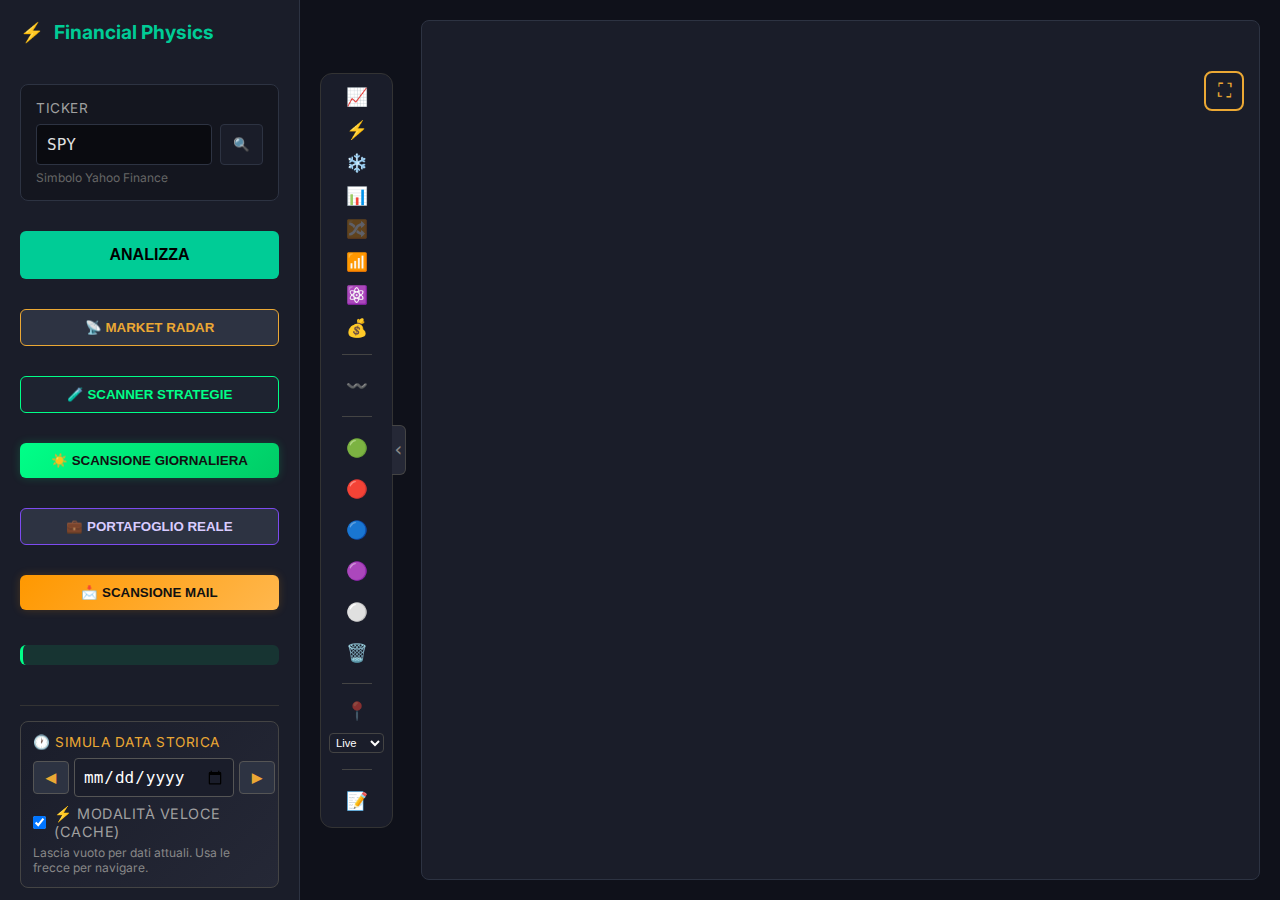
<file: frontend/index.html>
<!DOCTYPE html>
<html lang="it">

<head>
    <meta charset="UTF-8">
    <meta name="viewport" content="width=device-width, initial-scale=1.0">
    <title>Financial Physics Terminal</title>
    <link rel="stylesheet" href="style.css?v=6">
    <!-- Plotly.js (CDN or local if downloaded) -->
    <script src="https://cdn.plot.ly/plotly-2.27.0.min.js"></script>
    <!-- Google Fonts -->
    <link href="https://fonts.googleapis.com/css2?family=Inter:wght@400;600;700&display=swap" rel="stylesheet">
</head>

<body>

    <!-- Sidebar Controls -->
    <div class="sidebar">
        <div class="logo">
            <span>⚡</span> Financial Physics
        </div>

        <div class="control-group">
            <label>Ticker</label>
            <div class="input-with-btn">
                <input type="text" id="ticker" value="SPY" placeholder="e.g. BTC-USD">
                <button id="btn-open-modal" title="Cerca Titolo">🔍</button>
            </div>
            <small>Simbolo Yahoo Finance</small>
        </div>



        <button class="btn-analyze" onclick="runAnalysis()">
            ANALIZZA
        </button>

        <button class="btn-radar" onclick="openRadar()"
            style="margin-top:10px; background:#2d3342; border:1px solid #eba834; color:#eba834; width:100%; padding:10px; border-radius:6px; cursor:pointer; font-weight:bold;">
            📡 MARKET RADAR
        </button>

        <button class="btn-radar" onclick="openScannerModal()"
            style="margin-top:10px; background:#1e2330; border:1px solid #00ff88; color:#00ff88; width:100%; padding:10px; border-radius:6px; cursor:pointer; font-weight:bold;">
            🧪 SCANNER STRATEGIE
        </button>

        <button class="btn-radar" onclick="openDailyScanModal()"
            style="margin-top:10px; background:linear-gradient(135deg, #00ff88, #00cc66); border:none; color:#111; width:100%; padding:10px; border-radius:6px; cursor:pointer; font-weight:bold; box-shadow: 0 0 10px rgba(0,255,136,0.2);">
            ☀️ SCANSIONE GIORNALIERA
        </button>

        <button class="btn-portfolio" onclick="openPortfolioModal()"
            style="margin-top:10px; background:#2d3342; border:1px solid #7d4bf0; color:#d9ccff; width:100%; padding:10px; border-radius:6px; cursor:pointer; font-weight:bold;">
            💼 PORTAFOGLIO REALE
        </button>

        <button onclick="runAlertScan()" class="btn-sidebar"
            style="margin-top:10px; background:linear-gradient(135deg, #ff9800, #ffb74d); border:none; color:#111; width:100%; padding:10px; border-radius:6px; cursor:pointer; font-weight:bold; box-shadow: 0 0 10px rgba(255,152,0,0.2);">
            📩 SCANSIONE MAIL
        </button>

        <!-- BACKTEST RESULTS (Restored) -->
        <div style="margin-top: 15px;">
            <div id="backtest-stats"
                style="padding: 10px; background: rgba(0,255,136,0.1); border-radius: 6px; border-left: 3px solid #00ff88; font-size: 0.85rem; color: #00ff88; min-height: 20px;">
                <!-- Stats will be populated by JS -->
            </div>

            <button id="btn-view-trades" onclick="openTradesModal()"
                style="margin-top: 10px; width: 100%; padding: 10px; background: transparent; border: 1px solid #00ff88; color: #00ff88; border-radius: 6px; cursor: pointer; font-weight: 500; display: none; transition: all 0.2s;"
                onmouseover="this.style.background='rgba(0,255,136,0.15)'"
                onmouseout="this.style.background='transparent'">
                📋 Vedi Operazioni
            </button>
        </div>

        <!-- CONFIGURATION PARAMETERS (Moved Here) -->
        <div style="margin-top: 20px; border-top: 1px solid #333; padding-top: 15px;">
            <!-- 5. Simula Data Storica (Moved Top) -->
            <div class="control-group"
                style="background: linear-gradient(135deg, #1a1d2a 0%, #252836 100%); padding: 12px; border-radius: 8px; border: 1px solid #444; margin-bottom: 15px;">
                <label style="color: #eba834;">🕐 Simula Data Storica</label>
                <div style="display: flex; gap: 5px; align-items: center; margin-top: 6px;">
                    <button onclick="shiftDate(-1)"
                        style="padding: 8px 12px; background: #2d3342; border: 1px solid #555; color: #eba834; border-radius: 4px; cursor: pointer; font-weight: bold;">◀</button>
                    <input type="date" id="end-date"
                        style="flex: 1; padding: 8px; border-radius: 4px; border: 1px solid #555; background: #1a1d2a; color: #fff;">
                    <button onclick="shiftDate(1)"
                        style="padding: 8px 12px; background: #2d3342; border: 1px solid #555; color: #eba834; border-radius: 4px; cursor: pointer; font-weight: bold;">▶</button>
                </div>

                <div style="margin-top: 8px; display: flex; align-items: center; gap: 8px;">
                    <input type="checkbox" id="use-cache" checked style="width: auto;">
                    <label for="use-cache" style="margin:0; font-size: 0.9em; cursor: pointer;">⚡ Modalità Veloce
                        (Cache)</label>
                </div>
                <small style="color: #888;">Lascia vuoto per dati attuali. Usa le frecce per navigare.</small>
            </div>

            <!-- 1. Storia (Anni) -->
            <div class="control-group">
                <label>Storia (Anni)</label>
                <input type="number" id="lookback-years" value="3" min="1" max="10" step="1">
                <small>Profondità analisi storica</small>
            </div>

            <!-- 2. Inerzia (Alpha) -->
            <div class="control-group">
                <label>Inerzia (Alpha)</label>
                <input type="number" id="alpha" value="200" step="10">
                <small>Resistenza al movimento (Massa)</small>
            </div>

            <!-- 3. Fedeltà (Beta) -->
            <div class="control-group">
                <label>Fedeltà (Beta)</label>
                <input type="number" id="beta" value="1.0" step="0.1">
                <small>Attrazione verso i Fondamentali</small>
            </div>

            <!-- 4. Orizzonte Previsione -->
            <div class="control-group">
                <label>Orizzonte Previsione</label>
                <input type="number" id="forecast" value="60" step="10">
                <small>Giorni di proiezione futura</small>
            </div>

            <!-- NEW: Finestra Fourier -->
            <div class="control-group">
                <label>Finestra Fourier (Giorni)</label>
                <input type="number" id="fourier-days" value="504" step="20">
                <small>Dati usati per il calcolo ciclico</small>
            </div>


        </div>



        <div id="fourier-stats"
            style="margin-top: 15px; padding: 12px; background: #1a1d2a; border-radius: 6px; font-size: 0.8rem; color: #888;">
            <!-- Tabella cicli verrà inserita qui -->
        </div>
    </div>

    <!-- Main Charts Area -->
    <div class="main-content">
        <div style="display: flex; gap: 0px; height: 100%; width: 100%; position: relative;">
            <!-- COLLAPSIBLE TOGGLE SIDEBAR -->
            <div id="toggle-sidebar-container"
                style="display: flex; flex-direction: row; align-items: center; height: 100%; margin-right: 5px;">

                <!-- Toggle Panel (Hidden when collapsed) -->
                <div id="chart-toggles"
                    style="display: flex; flex-direction: column; gap: 12px; padding: 12px 8px; background: #1a1d2a; border: 1px solid #333; border-radius: 12px; justify-content: center; align-items: center; transition: all 0.3s ease;">

                    <label title="📈 Prezzo" style="cursor: pointer;">
                        <input type="checkbox" id="show-price" checked style="display: none;">
                        <span class="toggle-icon" data-active="true" style="font-size: 1.1rem; opacity: 1;">📈</span>
                    </label>
                    <label title="⚡ Energia" style="cursor: pointer;">
                        <input type="checkbox" id="show-energy" checked style="display: none;">
                        <span class="toggle-icon" data-active="true" style="font-size: 1.1rem; opacity: 1;">⚡</span>
                    </label>
                    <label title="❄️ Frozen" style="cursor: pointer;">
                        <input type="checkbox" id="show-frozen" checked style="display: none;">
                        <span class="toggle-icon" data-active="true" style="font-size: 1.1rem; opacity: 1;">❄️</span>
                    </label>
                    <label title="📊 Indicatori" style="cursor: pointer;">
                        <input type="checkbox" id="show-indicators" checked style="display: none;">
                        <span class="toggle-icon" data-active="true" style="font-size: 1.1rem; opacity: 1;">📊</span>
                    </label>
                    <label title="🔀 ZigZag" style="cursor: pointer;">
                        <input type="checkbox" id="show-zigzag" style="display: none;">
                        <span class="toggle-icon" data-active="false" style="font-size: 1.1rem; opacity: 0.3;">🔀</span>
                    </label>
                    <label title="📊 Volume" style="cursor: pointer;">
                        <input type="checkbox" id="show-volume" checked style="display: none;">
                        <span class="toggle-icon" data-active="true" style="font-size: 1.1rem; opacity: 1;">📶</span>
                    </label>
                    <label title="⚛️ Kinetic Z" style="cursor: pointer;">
                        <input type="checkbox" id="show-kinetic-z" checked style="display: none;">
                        <span class="toggle-icon" data-active="false" style="font-size: 1.1rem; opacity: 1;">⚛️</span>
                    </label>
                    <label title="💰 Strategie" style="cursor: pointer;">
                        <input type="checkbox" id="show-backtest" checked style="display: none;">
                        <!-- UNIQUE ID NOW -->
                        <span class="toggle-icon" data-active="true" style="font-size: 1.1rem; opacity: 1;">💰</span>
                    </label>

                    <!-- SEPARATOR -->
                    <div style="width: 30px; height: 1px; background: #444; margin: 4px 0;"></div>

                    <!-- FOURIER TOGGLE -->
                    <div title="Nascondi/Mostra Fourier" onclick="toggleFourier()" id="btn-toggle-fourier"
                        style="cursor: pointer; font-size: 1.1rem; padding: 4px; border-radius: 6px; transition: all 0.2s; opacity: 1;">
                        〰️
                    </div>

                    <!-- SEPARATOR -->
                    <div style="width: 30px; height: 1px; background: #444; margin: 4px 0;"></div>

                    <!-- ANNOTATION MODE BUTTONS -->
                    <div title="Aggiungi linea VERDE (compra)" onclick="setAnnotationMode('green')" id="btn-anno-green"
                        style="cursor: pointer; font-size: 1.1rem; padding: 4px; border-radius: 6px; transition: all 0.2s;">
                        🟢
                    </div>
                    <div title="Aggiungi linea ROSSA (vendi)" onclick="setAnnotationMode('red')" id="btn-anno-red"
                        style="cursor: pointer; font-size: 1.1rem; padding: 4px; border-radius: 6px; transition: all 0.2s;">
                        🔴
                    </div>
                    <div title="Aggiungi linea BLU" onclick="setAnnotationMode('blue')" id="btn-anno-blue"
                        style="cursor: pointer; font-size: 1.1rem; padding: 4px; border-radius: 6px; transition: all 0.2s;">
                        🔵
                    </div>
                    <div title="Aggiungi linea VIOLA" onclick="setAnnotationMode('purple')" id="btn-anno-purple"
                        style="cursor: pointer; font-size: 1.1rem; padding: 4px; border-radius: 6px; transition: all 0.2s;">
                        🟣
                    </div>
                    <div title="Aggiungi punto bianco" onclick="setAnnotationMode('white-dot')" id="btn-anno-dot"
                        style="cursor: pointer; font-size: 1.1rem; padding: 4px; border-radius: 6px; transition: all 0.2s;">
                        ⚪
                    </div>
                    <div title="Cancella annotazioni" onclick="setAnnotationMode('clear')" id="btn-anno-clear"
                        style="cursor: pointer; font-size: 1.1rem; padding: 4px; border-radius: 6px; transition: all 0.2s;">
                        🗑️
                    </div>

                    <!-- SEPARATOR -->
                    <div style="width: 30px; height: 1px; background: #444; margin: 4px 0;"></div>

                    <!-- TRADE MARKERS TOGGLE -->
                    <label title="📍 Mostra Trade" style="cursor: pointer;">
                        <input type="checkbox" id="show-trade-markers" style="display: none;"
                            onchange="toggleTradeMarkers()">
                        <span class="toggle-icon" data-active="false" style="font-size: 1.1rem; opacity: 0.5;">📍</span>
                    </label>

                    <!-- STRATEGY SELECTOR -->
                    <select id="trade-strategy-select" onchange="toggleTradeMarkers()" title="Strategia da visualizzare"
                        style="background:#1a1d2a; color:#fff; border:1px solid #444; border-radius:4px; padding:2px; font-size:0.7rem; width:55px;">
                        <option value="LIVE" style="color:#00ff88;">Live</option>
                        <option value="FROZEN" style="color:#ff9900;">Frozen</option>
                        <option value="SUM" style="color:#ff4444;">Sum</option>
                        <option value="MA" style="color:#00aaff;">MA</option>
                    </select>
                    </select>

                    <!-- SEPARATOR -->
                    <div style="width: 30px; height: 1px; background: #444; margin: 4px 0;"></div>

                    <!-- LEGEND TOGGLE -->
                    <div title="Nascondi/Mostra Legenda" onclick="toggleLegend()" id="btn-toggle-legend"
                        style="cursor: pointer; font-size: 1.1rem; padding: 4px; border-radius: 6px; transition: all 0.2s; opacity: 1;">
                        📝
                    </div>
                </div>

                <!-- Center Handle -->
                <div id="sidebar-handle" onclick="toggleSidebar()"
                    style="cursor: pointer; width: 14px; height: 50px; background: #252836; border: 1px solid #444; border-left: none; border-radius: 0 6px 6px 0; display: flex; align-items: center; justify-content: center; margin-left: -1px; z-index: 10;">
                    <span id="collapse-arrow"
                        style="font-size: 1.2rem; color: #888; font-family: monospace; line-height: 1;">‹</span>
                </div>
            </div>

            <!-- Chart Area -->
            <div class="chart-container"
                style="position: relative; flex: 1; margin-left: 10px; transition: margin 0.3s ease;">
                <button onclick="toggleFullScreen('chart-combined')" class="btn-fullscreen"
                    title="Full Screen">⛶</button>
                <div id="chart-combined"></div>
            </div>
        </div>
    </div>

    <!-- Status Toast -->
    <div class="status-bar" id="status-bar">
        <div class="spinner"></div>
        <span id="status-text">Elaborazione in corso...</span>
    </div>

    <!-- TICKER SELECTION MODAL -->
    <div id="ticker-modal" class="modal">
        <div class="modal-content">
            <div class="modal-header">
                <h3>Seleziona Asset</h3>
                <span class="close-modal">&times;</span>
            </div>

            <div class="modal-search">
                <input type="text" id="modal-search-input" placeholder="Cerca nome o simbolo (es. Apple, BTC)...">
            </div>

            <div class="modal-body">
                <div class="categories-list" id="categories-list">
                    <!-- JS Injects Categories Here -->
                </div>
                <div class="tickers-grid" id="tickers-grid">
                    <!-- JS Injects Tickers Here -->
                </div>
            </div>
        </div>
    </div>

    <!-- RADAR MODAL -->
    <div id="radar-modal" class="modal">
        <div class="modal-content" style="width: 90%; height: 90vh; max-width: 1200px;">
            <div class="modal-header">
                <h3>📡 Market Radar (Z-Score Energetici)</h3>
                <span class="close-modal" onclick="closeRadar()">&times;</span>
            </div>
            <div id="radar-fullscreen-area"
                style="display: flex; flex-direction: column; flex: 1; position: relative; background: #0f111a; height: 100%;">

                <!-- CONTROLS BAR (Inputs + Timeline) -->
                <div class="radar-controls">
                    <div class="radar-inputs">
                        <select id="radar-category" class="radar-select">
                            <option value="ALL">🌍 Tutto il Mercato</option>
                            <option value="HIGHLIGHTS">⭐ Highlights</option>
                            <optgroup label="🇺🇸 USA">
                                <option value="US_MEGA">🏛️ US Mega Cap</option>
                                <option value="US_TECH">💻 US Tech</option>
                                <option value="US_FINANCE">🏦 US Finance</option>
                                <option value="US_HEALTH">🏥 US Healthcare</option>
                                <option value="US_INDUSTRIAL">🏭 US Industrials</option>
                                <option value="US_CONSUMER">🛒 US Consumer</option>
                                <option value="US_ENERGY">⚡ US Energy</option>
                                <option value="US_MIDCAP">📈 US Mid Cap</option>
                            </optgroup>
                            <optgroup label="🇪🇺 Europa">
                                <option value="UK">🇬🇧 UK (FTSE)</option>
                                <option value="DE">🇩🇪 Germania (DAX)</option>
                                <option value="FR">🇫🇷 Francia (CAC)</option>
                                <option value="IT">🇮🇹 Italia (MIB)</option>
                                <option value="EU_ALL">🇪🇺 Tutta Europa</option>
                            </optgroup>
                            <optgroup label="🌏 Asia">
                                <option value="JP">🇯🇵 Giappone</option>
                                <option value="CN">🇨🇳 Cina / HK</option>
                                <option value="KR">🇰🇷 Korea</option>
                                <option value="TW">🇹🇼 Taiwan</option>
                                <option value="IN">🇮🇳 India</option>
                            </optgroup>
                            <optgroup label="📊 Altri">
                                <option value="ETF">📊 Major ETFs</option>
                                <option value="CRYPTO">🪙 Crypto</option>
                                <option value="COMMODITIES">🛢️ Commodities</option>
                            </optgroup>
                        </select>
                        <button onclick="runRadarScan()" class="btn-scan">SCANSIONA</button>
                    </div>

                    <div class="timeline-group">
                        <label class="label-timeline">⏳ Timeline:</label>
                        <input type="range" id="radar-slider" min="0" max="755" value="755">
                        <span id="radar-date">Today</span>
                        <label class="label-trails">
                            <input type="checkbox" id="radar-trails"> 🌠 Scia
                        </label>
                        <!-- Toggle Switch for Frozen Mode -->
                        <div style="margin-left:20px; display:flex; align-items:center; gap:8px;">
                            <span style="color:#00ff88; font-size:0.85rem;">🔴 Live</span>
                            <label class="toggle-switch" style="position:relative; width:50px; height:24px;">
                                <input type="checkbox" id="radar-frozen-toggle" onchange="toggleRadarMode()"
                                    style="opacity:0; width:0; height:0;">
                                <span style="position:absolute; cursor:pointer; top:0; left:0; right:0; bottom:0; 
                                    background:#444; border-radius:24px; transition:0.3s;"></span>
                                <span class="toggle-slider" style="position:absolute; height:18px; width:18px; left:3px; bottom:3px;
                                    background:#fff; border-radius:50%; transition:0.3s;"></span>
                            </label>
                            <span style="color:#00aaff; font-size:0.85rem;">❄️ Frozen</span>
                        </div>
                    </div>
                </div>

                <!-- RADAR CHART -->
                <div id="radar-chart" style="flex: 1; width:100%; min-height: 0; background: #0f111a;"></div>

                <!-- ANALYZE FOCUSED TICKER BUTTON (Hidden by default) -->
                <button id="btn-analyze-focused" onclick="analyzeFocusedTicker()"
                    style="display:none; position:absolute; bottom:80px; left:50%; transform:translateX(-50%); 
                           background:#eba834; color:#111; border:none; padding:10px 25px; border-radius:25px;
                           font-weight:bold; font-size:1rem; cursor:pointer; z-index:10001; box-shadow: 0 4px 15px rgba(0,0,0,0.4);">
                    📊 ANALIZZA <span id="focused-ticker-label"></span>
                </button>

                <!-- Fullscreen Button (Absolute in top-right) -->
                <button onclick="toggleFullScreen('radar-fullscreen-area')" class="btn-fullscreen"
                    title="Full Screen">⛶</button>
            </div>
        </div>
    </div>

    <!-- TRADES MODAL -->
    <div id="trades-modal" class="modal-overlay" style="display:none; position:fixed; top:0; left:0; width:100%; height:100%; 
        background: rgba(0,0,0,0.85); z-index:20000; justify-content:center; align-items:center;">
        <div
            style="background: #1a1d2a; border-radius: 10px; max-width: 700px; width: 90%; max-height: 80vh; overflow: auto; position: relative;">
            <div
                style="position: sticky; top: 0; background: #1a1d2a; padding: 15px 20px; border-bottom: 1px solid #333; display: flex; justify-content: space-between; align-items: center;">
                <h3 style="margin: 0; color: #fff;">📋 Operazioni</h3>

                <!-- TOGGLE SWITCH -->
                <div style="display:flex; gap: 5px; background: #0f111a; padding: 4px; border-radius: 6px;">
                    <button id="btn-trades-live" onclick="switchTradesView('LIVE')"
                        style="background: #00ff88; color: #000; padding: 6px 15px; border:none; border-radius: 4px; cursor: pointer; font-weight: bold; font-size: 0.85em;">
                        LIVE (Green)
                    </button>
                    <button id="btn-trades-frozen" onclick="switchTradesView('FROZEN')"
                        style="background: transparent; color: #888; padding: 6px 15px; border:none; border-radius: 4px; cursor: pointer; font-weight: bold; font-size: 0.85em;">
                        FROZEN (Orange)
                    </button>
                    <button id="btn-trades-sum" onclick="switchTradesView('SUM')"
                        style="background: transparent; color: #888; padding: 6px 15px; border:none; border-radius: 4px; cursor: pointer; font-weight: bold; font-size: 0.85em;">
                        SUM (Red)
                    </button>
                    <button id="btn-trades-ma" onclick="switchTradesView('MA')"
                        style="background: transparent; color: #888; padding: 6px 15px; border:none; border-radius: 4px; cursor: pointer; font-weight: bold; font-size: 0.85em;">
                        MA (Blue)
                    </button>
                    <button id="btn-verify-integrity" onclick="verifyTradeIntegrity()"
                        style="background: #6366f1; color: #fff; padding: 6px 12px; border:none; border-radius: 4px; cursor: pointer; font-weight: bold; font-size: 0.85em; margin-left: 10px;">
                        🔍 Verifica
                    </button>
                </div>

                <button onclick="closeTradesModal()"
                    style="background: none; border: none; color: #888; font-size: 1.5rem; cursor: pointer;">&times;</button>
            </div>
            <div id="trades-list" style="padding: 15px;">
                <!-- Trades will be populated by JS -->
            </div>
        </div>
    </div>

    <!-- SCANNER MODAL -->
    <div id="scanner-modal" class="modal-overlay" style="display:none; position:fixed; top:0; left:0; width:100%; height:100%; 
        background: rgba(0,0,0,0.85); z-index:20000; justify-content:center; align-items:center;">
        <div
            style="background: #1a1d2a; border-radius: 10px; max-width: 1400px; width: 98%; max-height: 90vh; overflow: auto; display:flex; flex-direction:column;">

            <!-- HEADER -->
            <div
                style="padding: 20px; border-bottom: 1px solid #333; display: flex; justify-content: space-between; align-items: center;">
                <h3 style="margin: 0; color: #eba834;">🔬 Scanner Strategie (Massivo)</h3>
                <button onclick="closeScannerModal()"
                    style="background:none; border:none; color:#888; font-size:1.5rem; cursor:pointer;">&times;</button>
            </div>

            <!-- CONTROLS - True Inline Desktop Layout -->
            <div class="scanner-controls"
                style="padding: 15px 20px; background: #0f111a; border-bottom: 1px solid #333; display:flex; flex-wrap:wrap; gap:12px; align-items:center;">

                <!-- Category Dropdown -->
                <select id="scanner-category"
                    style="padding:10px 15px; background:#1a1d2a; color:#fff; border:1px solid #444; border-radius:6px; font-size:0.95rem; min-width:160px;">
                    <!-- Populated by JS -->
                </select>

                <!-- Date Start -->
                <input type="date" id="scanner-start" value="2023-01-01"
                    style="padding:10px; background:#1a1d2a; color:#fff; border:1px solid #444; border-radius:6px; font-size:0.9rem;">

                <!-- Arrow -->
                <span style="color:#666;">→</span>

                <!-- Date End -->
                <input type="date" id="scanner-end"
                    style="padding:10px; background:#1a1d2a; color:#fff; border:1px solid #444; border-radius:6px; font-size:0.9rem;">

                <!-- Parallelism Selector -->
                <select id="scan-parallel" title="Richieste Parallele"
                    style="padding:10px; background:#1a1d2a; color:#fff; border:1px solid #444; border-radius:6px; font-size:0.9rem;">
                    <option value="1">⚡ x1 (Lento)</option>
                    <option value="4" selected>⚡ x4 (Default)</option>
                    <option value="6">⚡ x6 (Veloce)</option>
                </select>

                <!-- Start Button -->
                <button id="btn-start-scan" onclick="startBulkScan()"
                    style="background:linear-gradient(135deg, #00ff88, #00cc66); color:#000; padding:10px 20px; border:none; border-radius:6px; font-weight:bold; font-size:0.95rem; cursor:pointer; white-space:nowrap;">
                    🚀 AVVIA SCAN
                </button>

                <!-- Stop Button (Hidden by default) -->
                <button id="btn-stop-scan" onclick="stopBulkScan()"
                    style="display:none; background:#ff4444; color:#fff; padding:10px 20px; border:none; border-radius:6px; font-weight:bold; cursor:pointer;">
                    ⏹️ STOP
                </button>

                <!-- Status (inline on desktop) -->
                <div style="flex:1; text-align:right; min-width:150px;">
                    <span id="scan-status" style="color:#eba834; font-weight:500;">📊 Pronto.</span>
                </div>
            </div>

            <!-- Progress Bar -->
            <progress id="scan-progress" value="0" max="100"
                style="width:100%; height:4px; display:none; border:none; background:#222;"></progress>

            <!-- FILTERS -->
            <div
                style="padding:10px 15px; background:#1e1e1e; border-bottom:1px solid #333; display:flex; gap:15px; flex-wrap:wrap; align-items:center;">
                <span style="color:#888; font-size:0.8rem; font-weight:bold;">FILTRI:</span>

                <!-- Trend Filter -->
                <div style="display:flex; align-items:center; gap:5px;">
                    <label style="color:#aaa; font-size:0.8rem;">📊 Trend:</label>
                    <select id="filter-trend" onchange="applyScanFilters()"
                        style="background:#333; border:1px solid #444; color:#fff; padding:4px; border-radius:4px;">
                        <option value="all">Tutti</option>
                        <option value="up">📈 Su</option>
                        <option value="down">📉 Giù</option>
                        <option value="stable">➡️ Stabile</option>
                    </select>
                </div>
            </div>

            <!-- RESULTS TABLE -->
            <div style="padding: 0; overflow-x: auto;">
                <table class="scanner-table"
                    style="width: 100%; border-collapse: collapse; text-align: left; font-size: 0.9rem;">
                    <thead style="background: #222; color: #ccc;">
                        <tr>
                            <th style="padding:12px; width:40px; text-align:center;">
                                <input type="checkbox" id="scan-select-all" checked onclick="toggleAllScanRows(this)">
                            </th>
                            <th style="padding:12px;">Ticker</th>
                            <th style="padding:12px; color:#aaa;" title="Trend Prezzo nel Periodo">📊 Trend</th>
                            <th style="padding:12px; color:#aaa;"># Trades</th>
                            <th style="padding:12px; color:#00ff88;">✅ Win% (Live)</th>
                            <th style="padding:12px; color:#00ff88;">📈 ROI (Live)</th>
                            <th style="padding:12px; color:#ff9900;">✅ Win% (Frozen)</th>
                            <th style="padding:12px; color:#ff9900;">📉 ROI (Frozen)</th>
                            <th style="padding:12px; color:#ff4444;">✅ Win% (SUM)</th>
                            <th style="padding:12px; color:#ff4444;">📈 ROI (SUM)</th>
                            <th style="padding:12px; color:#00aaff;">✅ Win% (MA)</th>
                            <th style="padding:12px; color:#00aaff;">📈 ROI (MA)</th>
                            <th style="padding:12px;">Delta ROI</th>
                            <th style="padding:12px;">Action</th>
                        </tr>
                    </thead>
                    <tbody id="scanner-results">
                        <!-- Rows -->
                    </tbody>
                </table>
            </div>
        </div>
        <!-- SIMULATOR MODAL (Popup of Popup) -->
        <div id="simulator-modal" class="modal-overlay" style="display:none; position:fixed; top:0; left:0; width:100%; height:100%; 
        background: rgba(0,0,0,0.95); z-index:21000; justify-content:center; align-items:center;">
            <div id="sim-modal-content"
                style="background: #1a1d2a; border-radius: 10px; max-width: 1000px; width: 95%; max-height: 95vh; overflow: auto; display:flex; flex-direction:column; transition: background 0.5s;">

                <!-- HEADER -->
                <div
                    style="padding: 15px 20px; border-bottom: 1px solid #333; display: flex; justify-content: space-between; align-items: center;">
                    <h3 style="margin: 0; color: #00ff88;">💰 Simulatore di Portafoglio</h3>
                    <button onclick="closeSimulatorModal()"
                        style="background:none; border:none; color:#888; font-size:1.5rem; cursor:pointer;">&times;</button>
                </div>

                <!-- INPUTS -->
                <div
                    style="padding: 20px; border-bottom: 1px solid #333; display:flex; gap:15px; align-items:center; flex-wrap:wrap; background:#0f111a;">
                    <div style="display:flex; flex-direction:column; gap:5px;">
                        <label style="color:#888; font-size:0.8rem;">Capitale per Trade (€/$)</label>
                        <input type="number" id="sim-capital" value="100"
                            style="padding:10px; background:#222; color:#fff; border:1px solid #444; border-radius:4px; font-weight:bold; width:150px;">
                    </div>

                    <div style="display:flex; flex-direction:column; gap:5px;">
                        <label style="color:#888; font-size:0.8rem;">Modalità</label>
                        <select id="sim-mode" onchange="runPortfolioSimulation()"
                            style="padding:10px; background:#222; color:#fff; border:1px solid #444; border-radius:4px; font-weight:bold; width:180px;">
                            <option value="FROZEN" selected>❄️ Frozen (Honest)</option>
                            <option value="LIVE">🚀 Live (Ideal!)</option>
                        </select>
                    </div>
                    <button onclick="runPortfolioSimulation()"
                        style="background:linear-gradient(135deg, #00ff88, #00cc66); color:#000; padding:12px 25px; border:none; border-radius:6px; font-weight:bold; cursor:pointer; margin-top:15px;">
                        CALCOLA EQUITY
                    </button>
                    <div style="flex:1; text-align:right; margin-top:10px;">
                        <span style="color:#888; font-size:0.9rem;">Trades Totali: <b id="sim-total-trades"
                                style="color:#fff;">0</b></span>
                    </div>
                </div>

                <!-- RESULTS -->
                <div style="padding:20px; display:flex; flex-direction:column; gap:20px;">
                    <!-- Summary Metrics -->
                    <div style="display:flex; gap:20px; flex-wrap:wrap;">
                        <div style="flex:1; background:#222; padding:15px; border-radius:6px; text-align:center;">
                            <div style="color:#888; font-size:0.8rem;">Max Capitale Esposto</div>
                            <div id="sim-max-exposure" style="font-size:1.2rem; font-weight:bold; color:#eba834;">-
                            </div>
                        </div>
                        <div style="flex:1; background:#222; padding:15px; border-radius:6px; text-align:center;">
                            <div style="color:#888; font-size:0.8rem;">Profitto Netto Totale</div>
                            <div id="sim-net-profit" style="font-size:1.2rem; font-weight:bold; color:#00ff88;">-
                            </div>
                        </div>
                        <div style="flex:1; background:#222; padding:15px; border-radius:6px; text-align:center;">
                            <div style="color:#888; font-size:0.8rem;">Rendimento su Max Esposizione</div>
                            <div id="sim-roi" style="font-size:1.2rem; font-weight:bold; color:#00ff88;">-</div>
                        </div>
                    </div>

                    <!-- Charts -->
                    <div style="background:#151720; border-radius:6px; padding:10px; border:1px solid #333;">
                        <div id="chart-sim-equity" style="width:100%; height:300px;"></div>
                    </div>
                    <div style="background:#151720; border-radius:6px; padding:10px; border:1px solid #333;">
                        <div id="chart-sim-exposure" style="width:100%; height:250px;"></div>
                    </div>

                    <!-- TRADES LIST -->
                    <div style="margin-top:20px;">
                        <h4 style="color:#00ff88; margin-bottom:10px;">📋 Lista Operazioni Simulate</h4>
                        <div style="width:100%; overflow-x:auto;">
                            <table class="scanner-table"
                                style="width:100%; border-collapse:collapse; text-align:left; font-size:0.9rem;">
                                <thead style="background:#222; color:#ccc;">
                                    <tr>
                                        <th style="padding:10px;">Ticker</th>
                                        <th style="padding:10px;">Data Ingresso</th>
                                        <th style="padding:10px;">Data Uscita</th>
                                        <th style="padding:10px;">Direzione</th>
                                        <th style="padding:10px;">Risultato %</th>
                                        <th style="padding:10px;">Profitto (€)</th>
                                    </tr>
                                </thead>
                                <tbody id="sim-trades-body">
                                    <!-- Populated by JS -->
                                </tbody>
                            </table>
                        </div>
                    </div>
                </div>
            </div>
        </div>
    </div> <!-- End of scanner-modal -->

    <!-- DAILY SCAN MODAL (Top-level, outside scanner-modal) -->
    <div id="daily-scan-modal" class="modal-overlay" style="display:none; position:fixed; top:0; left:0; width:100%; height:100%; 
        background: rgba(0,0,0,0.85); z-index:20000; justify-content:center; align-items:center;">
        <div
            style="background: #1a1d2a; border-radius: 10px; max-width: 800px; width: 95%; max-height: 90vh; overflow: auto; display:flex; flex-direction:column;">

            <div
                style="padding: 20px; border-bottom: 1px solid #333; display: flex; justify-content: space-between; align-items: center;">
                <h3 style="margin: 0; color: #00ff88;">🔍 Scansione Giornaliera</h3>
                <button onclick="closeDailyScanModal()"
                    style="background:none; border:none; color:#888; font-size:1.5rem; cursor:pointer;">&times;</button>
            </div>

            <div
                style="padding: 20px; background: #0f111a; border-bottom: 1px solid #333; display:flex; gap:15px; align-items:center;">
                <select id="daily-scan-category" class="radar-select" style="min-width: 200px;">
                    <option value="ALL">🌍 Tutto il Mercato</option>
                    <option value="HIGHLIGHTS" selected>⭐ Highlights</option>
                    <optgroup label="🇺🇸 USA">
                        <option value="US_MEGA">🏛️ US Mega Cap</option>
                        <option value="US_TECH">💻 US Tech</option>
                        <option value="US_FINANCE">🏦 US Finance</option>
                        <option value="US_HEALTH">🏥 US Healthcare</option>
                        <option value="US_INDUSTRIAL">🏭 US Industrials</option>
                        <option value="US_CONSUMER">🛒 US Consumer</option>
                        <option value="US_ENERGY">⚡ US Energy</option>
                        <option value="US_MIDCAP">📈 US Mid Cap</option>
                    </optgroup>
                    <optgroup label="🇪🇺 Europa">
                        <option value="UK">🇬🇧 UK (FTSE)</option>
                        <option value="DE">🇩🇪 Germania (DAX)</option>
                        <option value="FR">🇫🇷 Francia (CAC)</option>
                        <option value="IT">🇮🇹 Italia (MIB)</option>
                        <option value="EU_ALL">🇪🇺 Tutta Europa</option>
                    </optgroup>
                    <optgroup label="🌏 Asia">
                        <option value="JP">🇯🇵 Giappone</option>
                        <option value="CN">🇨🇳 Cina / HK</option>
                        <option value="KR">🇰🇷 Korea</option>
                        <option value="TW">🇹🇼 Taiwan</option>
                        <option value="IN">🇮🇳 India</option>
                    </optgroup>
                    <optgroup label="📊 Altri">
                        <option value="ETF">📊 Major ETFs</option>
                        <option value="CRYPTO">🪙 Crypto</option>
                        <option value="COMMODITIES">🛢️ Commodities</option>
                    </optgroup>
                </select>

                <!-- Time Travel Date Picker with Navigation -->
                <div style="display:flex; align-items:center; gap:6px;">
                    <label style="color:#888; font-size:0.8rem; white-space:nowrap;">⏳</label>
                    <button onclick="shiftScanDate(-1)" title="Giorno precedente"
                        style="background:#333; border:1px solid #555; color:#fff; width:28px; height:28px; border-radius:4px; cursor:pointer; font-size:1rem;">◀</button>
                    <input type="date" id="daily-scan-date"
                        style="padding:6px 8px; background:#1a1d2a; color:#fff; border:1px solid #444; border-radius:4px; font-size:0.85rem; width:130px;">
                    <button onclick="shiftScanDate(1)" title="Giorno successivo"
                        style="background:#333; border:1px solid #555; color:#fff; width:28px; height:28px; border-radius:4px; cursor:pointer; font-size:1rem;">▶</button>
                </div>

                <button onclick="runDailyScan()"
                    style="background:linear-gradient(135deg, #00ff88, #00cc66); color:#000; padding:10px 25px; border:none; border-radius:6px; font-weight:bold; font-size:0.95rem; cursor:pointer;">
                    🚀 AVVIA ANALISI
                </button>
            </div>

            <progress id="daily-scan-progress" value="0" max="100"
                style="width:100%; height:4px; display:none; border:none; background:#222;"></progress>
            <div id="daily-scan-status" style="padding:10px 20px; color:#888; font-size:0.9rem; display:none;">In
                attesa...</div>

            <div style="padding: 0; overflow-x: auto; flex:1;">
                <table class="scanner-table"
                    style="width: 100%; border-collapse: collapse; text-align: left; font-size: 0.9rem;">
                    <thead style="background: #222; color: #ccc;">
                        <tr>
                            <th style="padding:12px;">Ticker</th>
                            <th style="padding:12px;">Prezzo</th>
                            <th style="padding:12px;">Data Frozen</th>
                            <th style="padding:12px; color:#00aaff;">❄️ Frozen Sig.</th>
                            <th style="padding:12px;">Data Sum</th>
                            <th style="padding:12px; color:#ff4444;">🔴 Sum Sig.</th>
                            <th style="padding:12px;">Azione Consigliata</th>
                            <th style="padding:12px; text-align:center;">🔎</th>
                        </tr>
                    </thead>
                    <tbody id="daily-scan-results">
                    </tbody>
                </table>
            </div>
        </div>
    </div>

    <!-- PORTFOLIO MODAL -->
    <div id="portfolio-modal" class="modal">
        <div class="modal-content" style="width: 90%; height: 90vh; max-width: 1200px; background: #15171e;">
            <div class="modal-header">
                <h3>💼 Portafoglio Reale Simulato</h3>
                <span class="close-modal">&times;</span>
            </div>

            <div class="portfolio-container"
                style="display:flex; flex-direction:column; gap:20px; height: calc(100% - 60px); padding:20px; overflow-y:auto; color:#ccc;">

                <!-- Section: Add Trade -->
                <div
                    style="background:#252836; padding:15px; border-radius:8px; border:1px solid #444; display:flex; gap:10px; align-items:center; flex-wrap:wrap;">
                    <strong style="color:#d9ccff;">Apri Nuova Posizione:</strong>
                    <input type="text" id="pf-ticker-input" placeholder="Ticker (es. AAPL)"
                        style="background:#1a1d2a; border:1px solid #555; color:#fff; padding:8px; border-radius:4px; text-transform:uppercase; width:120px; font-weight:bold;">

                    <select id="pf-direction-input"
                        style="background:#1a1d2a; border:1px solid #555; color:#fff; padding:8px; border-radius:4px; cursor:pointer;">
                        <option value="LONG">🟢 LONG</option>
                        <option value="SHORT">🔴 SHORT</option>
                    </select>

                    <select id="pf-strategy-input"
                        style="background:#1a1d2a; border:1px solid #555; color:#fff; padding:8px; border-radius:4px; cursor:pointer;">
                        <option value="Manual">🛠️ Manuale</option>
                        <option value="Scanner Daily">☀️ Scanner Daily</option>
                        <option value="Frozen Strategy">❄️ Frozen</option>
                        <option value="Sum Strategy">🔴 Sum</option>
                        <option value="Kinetic Z">⚛️ Kinetic Z</option>
                    </select>

                    <input type="text" id="pf-notes-input" placeholder="Note (opzionale)"
                        style="background:#1a1d2a; border:1px solid #555; color:#fff; width:200px; padding:8px; border-radius:4px;">

                    <button onclick="pfOpenPosition()"
                        style="background:#7d4bf0; color:#fff; border:none; padding:8px 20px; border-radius:4px; cursor:pointer; font-weight:bold; box-shadow:0 0 10px rgba(125, 75, 240, 0.3);">
                        APRI ORA
                    </button>
                    <span id="pf-status" style="margin-left:auto; font-size:0.9rem; color:#888;">Il prezzo sarà quello
                </div>

                <!-- Section: Open Positions -->
                <div style="background:#252836; padding:15px; border-radius:8px; border:1px solid #444;">
                    <div style="display:flex; justify-content:space-between; align-items:center; margin-bottom:10px;">
                        <h4 style="margin:0; color:#fff;">Posizioni Aperte</h4>
                        <button onclick="pfLoadData()"
                            style="background:transparent; border:1px solid #555; color:#aaa; padding:4px 8px; border-radius:4px; cursor:pointer;">🔄
                            Aggiorna Prezzi</button>
                    </div>
                    <table style="width:100%; text-align:left; border-collapse:collapse;">
                        <thead style="background:#1a1d2a; color:#aaa; border-bottom:1px solid #444;">
                            <tr>
                                <th style="padding:10px;">Ticker</th>
                                <th style="padding:10px;">Direzione</th>
                                <th style="padding:10px;">Strategia</th>
                                <th style="padding:10px;">Note</th>
                                <th style="padding:10px;">Data Ingresso</th>
                                <th style="padding:10px;">Prezzo Ingresso</th>
                                <th style="padding:10px;">Prezzo Attuale</th>
                                <th style="padding:10px;">P/L %</th>
                                <th style="padding:10px; text-align:right;">Azioni</th>
                            </tr>
                        </thead>
                        <tbody id="pf-open-list" style="font-size:0.95rem;">
                            <!-- JS fill -->
                        </tbody>
                    </table>
                </div>

                <!-- Section: History -->
                <div style="background:#252836; padding:15px; border-radius:8px; border:1px solid #444;">
                    <h4 style="margin:0 0 10px 0; color:#fff;">Storico Operazioni Chiuse</h4>
                    <table style="width:100%; text-align:left; border-collapse:collapse;">
                        <thead style="background:#1a1d2a; color:#aaa; border-bottom:1px solid #444;">
                            <tr>
                                <th style="padding:10px;">Ticker</th>
                                <th style="padding:10px;">Direzione</th>
                                <th style="padding:10px;">Strategia</th>
                                <th style="padding:10px;">Note</th>
                                <th style="padding:10px;">Aperta</th>
                                <th style="padding:10px;">Chiusa</th>
                                <th style="padding:10px;">Ingresso</th>
                                <th style="padding:10px;">Uscita</th>
                                <th style="padding:10px;">P/L Finale %</th>
                            </tr>
                        </thead>
                        <tbody id="pf-closed-list" style="font-size:0.9rem; color:#bbb;">
                            <!-- JS fill -->
                        </tbody>
                    </table>
                </div>

            </div>
        </div>
    </div>
    <script src="tickers.js?v=6"></script>
    <script src="app.js?v=11"></script>
</body>

</html>
</file>
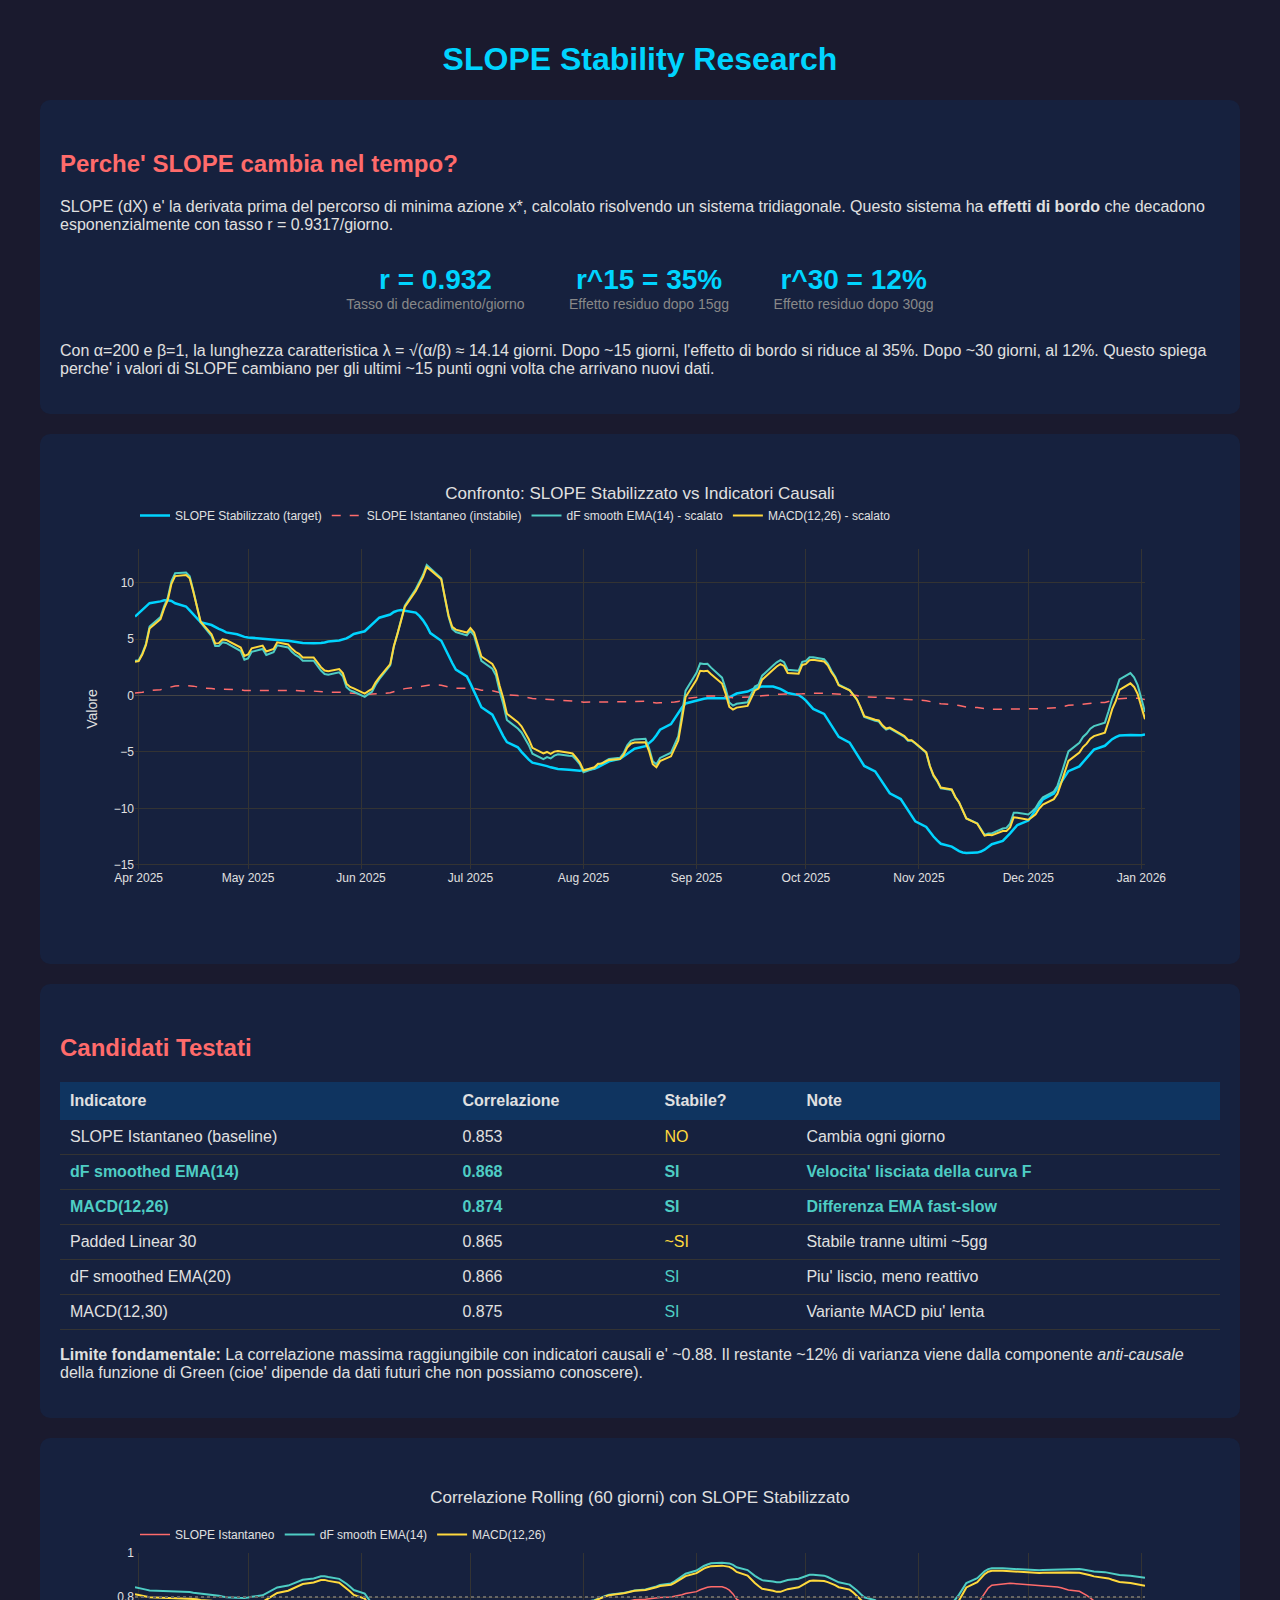
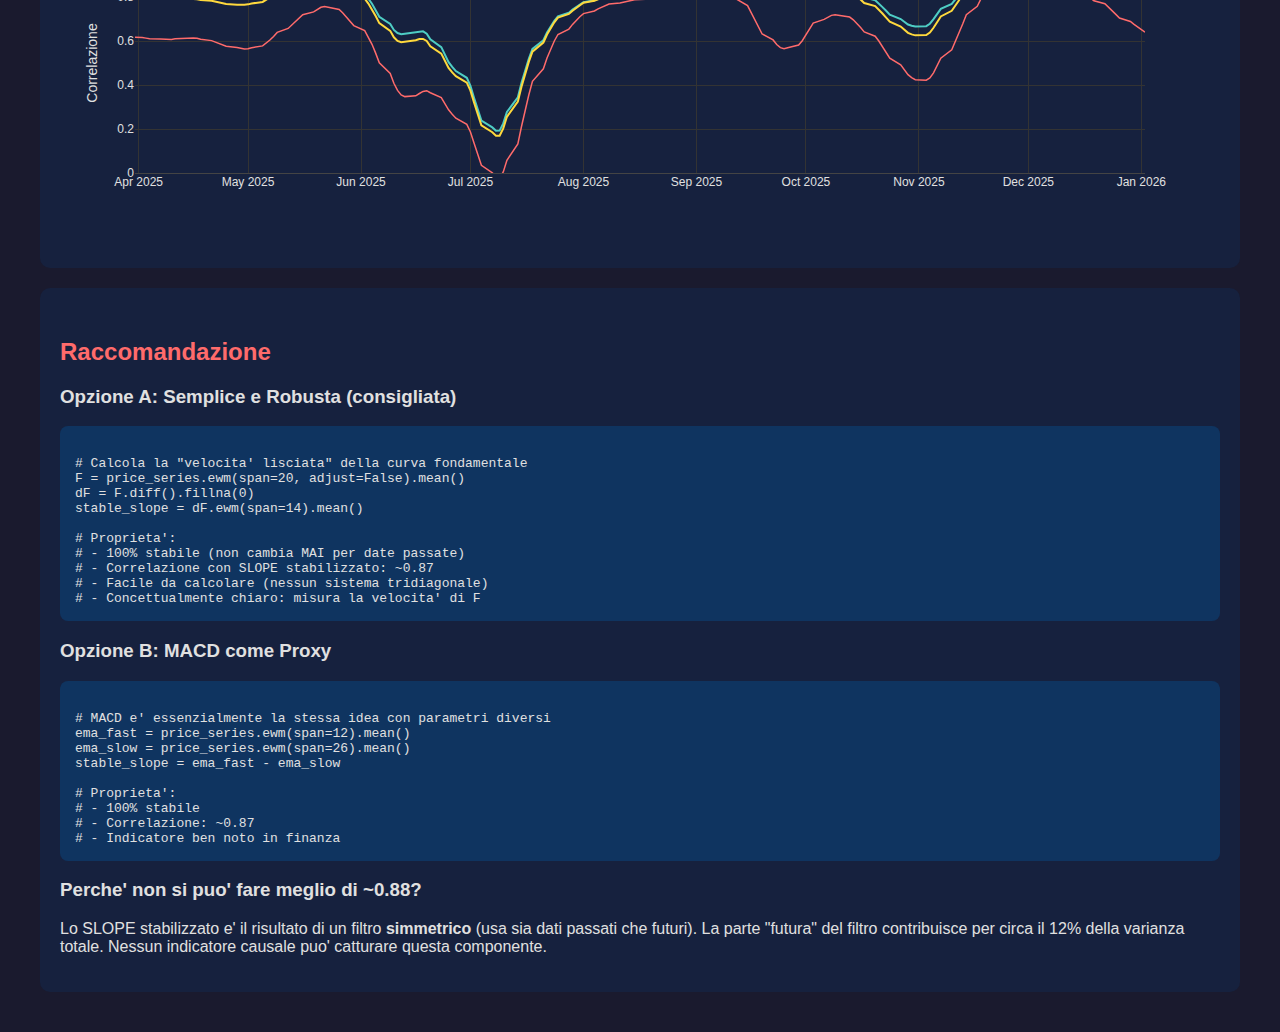
<file: slope_stability_research.html>
<!DOCTYPE html>
<html>
<head>
    <title>SLOPE Stability Research</title>
    <script src="https://cdn.plot.ly/plotly-2.27.0.min.js"></script>
    <style>
        body { font-family: 'Segoe UI', Arial, sans-serif; background: #1a1a2e; color: #e0e0e0; margin: 0; padding: 20px; }
        h1 { color: #00d4ff; text-align: center; }
        h2 { color: #ff6b6b; margin-top: 30px; }
        .container { max-width: 1200px; margin: 0 auto; }
        .chart { margin: 20px 0; background: #16213e; border-radius: 10px; padding: 15px; }
        .summary { background: #16213e; border-radius: 10px; padding: 20px; margin: 20px 0; }
        .metric { display: inline-block; margin: 10px 20px; text-align: center; }
        .metric-value { font-size: 28px; font-weight: bold; color: #00d4ff; }
        .metric-label { font-size: 14px; color: #888; }
        table { width: 100%; border-collapse: collapse; margin: 15px 0; }
        th { background: #0f3460; padding: 10px; text-align: left; }
        td { padding: 8px 10px; border-bottom: 1px solid #333; }
        .good { color: #4ecdc4; }
        .warn { color: #ffd93d; }
        .formula { background: #0f3460; padding: 15px; border-radius: 8px; font-family: monospace; margin: 10px 0; white-space: pre-line; }
    </style>
</head>
<body>
<div class="container">
    <h1>SLOPE Stability Research</h1>

    <div class="summary">
        <h2>Perche' SLOPE cambia nel tempo?</h2>
        <p>SLOPE (dX) e' la derivata prima del percorso di minima azione x*, calcolato risolvendo un
        sistema tridiagonale. Questo sistema ha <strong>effetti di bordo</strong> che decadono esponenzialmente
        con tasso r = 0.9317/giorno.</p>

        <div style="text-align: center; margin: 20px 0;">
            <div class="metric">
                <div class="metric-value">r = 0.932</div>
                <div class="metric-label">Tasso di decadimento/giorno</div>
            </div>
            <div class="metric">
                <div class="metric-value">r^15 = 35%</div>
                <div class="metric-label">Effetto residuo dopo 15gg</div>
            </div>
            <div class="metric">
                <div class="metric-value">r^30 = 12%</div>
                <div class="metric-label">Effetto residuo dopo 30gg</div>
            </div>
        </div>

        <p>Con &alpha;=200 e &beta;=1, la lunghezza caratteristica &lambda; = &radic;(&alpha;/&beta;) &asymp; 14.14 giorni.
        Dopo ~15 giorni, l'effetto di bordo si riduce al 35%. Dopo ~30 giorni, al 12%.
        Questo spiega perche' i valori di SLOPE cambiano per gli ultimi ~15 punti ogni volta che arrivano nuovi dati.</p>
    </div>

    <div class="chart" id="chart1"></div>

    <div class="summary">
        <h2>Candidati Testati</h2>
        <table>
            <tr><th>Indicatore</th><th>Correlazione</th><th>Stabile?</th><th>Note</th></tr>
            <tr><td>SLOPE Istantaneo (baseline)</td><td>0.853</td><td class="warn">NO</td><td>Cambia ogni giorno</td></tr>
            <tr><td class="good"><strong>dF smoothed EMA(14)</strong></td><td class="good"><strong>0.868</strong></td><td class="good"><strong>SI</strong></td><td class="good"><strong>Velocita' lisciata della curva F</strong></td></tr>
            <tr><td class="good"><strong>MACD(12,26)</strong></td><td class="good"><strong>0.874</strong></td><td class="good"><strong>SI</strong></td><td class="good"><strong>Differenza EMA fast-slow</strong></td></tr>
            <tr><td>Padded Linear 30</td><td>0.865</td><td class="warn">~SI</td><td>Stabile tranne ultimi ~5gg</td></tr>
            <tr><td>dF smoothed EMA(20)</td><td>0.866</td><td class="good">SI</td><td>Piu' liscio, meno reattivo</td></tr>
            <tr><td>MACD(12,30)</td><td>0.875</td><td class="good">SI</td><td>Variante MACD piu' lenta</td></tr>
        </table>

        <p><strong>Limite fondamentale:</strong> La correlazione massima raggiungibile con indicatori causali e' ~0.88.
        Il restante ~12% di varianza viene dalla componente <em>anti-causale</em> della funzione di Green
        (cioe' dipende da dati futuri che non possiamo conoscere).</p>
    </div>

    <div class="chart" id="chart2"></div>

    <div class="summary">
        <h2>Raccomandazione</h2>

        <h3>Opzione A: Semplice e Robusta (consigliata)</h3>
        <div class="formula">
# Calcola la "velocita' lisciata" della curva fondamentale
F = price_series.ewm(span=20, adjust=False).mean()
dF = F.diff().fillna(0)
stable_slope = dF.ewm(span=14).mean()

# Proprieta':
#   - 100% stabile (non cambia MAI per date passate)
#   - Correlazione con SLOPE stabilizzato: ~0.87
#   - Facile da calcolare (nessun sistema tridiagonale)
#   - Concettualmente chiaro: misura la velocita' di F
        </div>

        <h3>Opzione B: MACD come Proxy</h3>
        <div class="formula">
# MACD e' essenzialmente la stessa idea con parametri diversi
ema_fast = price_series.ewm(span=12).mean()
ema_slow = price_series.ewm(span=26).mean()
stable_slope = ema_fast - ema_slow

# Proprieta':
#   - 100% stabile
#   - Correlazione: ~0.87
#   - Indicatore ben noto in finanza
        </div>

        <h3>Perche' non si puo' fare meglio di ~0.88?</h3>
        <p>Lo SLOPE stabilizzato e' il risultato di un filtro <strong>simmetrico</strong>
        (usa sia dati passati che futuri). La parte "futura" del filtro contribuisce per circa
        il 12% della varianza totale. Nessun indicatore causale puo' catturare questa componente.</p>
    </div>
</div>

<script>
// Chart 1: SLOPE comparison
const dates = ["2025-03-31", "2025-04-01", "2025-04-02", "2025-04-03", "2025-04-04", "2025-04-07", "2025-04-08", "2025-04-09", "2025-04-10", "2025-04-11", "2025-04-14", "2025-04-15", "2025-04-16", "2025-04-17", "2025-04-18", "2025-04-21", "2025-04-22", "2025-04-23", "2025-04-24", "2025-04-25", "2025-04-28", "2025-04-29", "2025-04-30", "2025-05-01", "2025-05-02", "2025-05-05", "2025-05-06", "2025-05-07", "2025-05-08", "2025-05-09", "2025-05-12", "2025-05-13", "2025-05-14", "2025-05-15", "2025-05-16", "2025-05-19", "2025-05-20", "2025-05-21", "2025-05-22", "2025-05-23", "2025-05-26", "2025-05-27", "2025-05-28", "2025-05-29", "2025-05-30", "2025-06-02", "2025-06-03", "2025-06-04", "2025-06-05", "2025-06-06", "2025-06-09", "2025-06-10", "2025-06-11", "2025-06-12", "2025-06-13", "2025-06-16", "2025-06-17", "2025-06-18", "2025-06-19", "2025-06-20", "2025-06-23", "2025-06-24", "2025-06-25", "2025-06-26", "2025-06-27", "2025-06-30", "2025-07-01", "2025-07-02", "2025-07-03", "2025-07-04", "2025-07-07", "2025-07-08", "2025-07-09", "2025-07-10", "2025-07-11", "2025-07-14", "2025-07-15", "2025-07-16", "2025-07-17", "2025-07-18", "2025-07-21", "2025-07-22", "2025-07-23", "2025-07-24", "2025-07-25", "2025-07-28", "2025-07-29", "2025-07-30", "2025-07-31", "2025-08-01", "2025-08-04", "2025-08-05", "2025-08-06", "2025-08-07", "2025-08-08", "2025-08-11", "2025-08-12", "2025-08-13", "2025-08-14", "2025-08-15", "2025-08-18", "2025-08-19", "2025-08-20", "2025-08-21", "2025-08-22", "2025-08-25", "2025-08-26", "2025-08-27", "2025-08-28", "2025-08-29", "2025-09-01", "2025-09-02", "2025-09-03", "2025-09-04", "2025-09-05", "2025-09-08", "2025-09-09", "2025-09-10", "2025-09-11", "2025-09-12", "2025-09-15", "2025-09-16", "2025-09-17", "2025-09-18", "2025-09-19", "2025-09-22", "2025-09-23", "2025-09-24", "2025-09-25", "2025-09-26", "2025-09-29", "2025-09-30", "2025-10-01", "2025-10-02", "2025-10-03", "2025-10-06", "2025-10-07", "2025-10-08", "2025-10-09", "2025-10-10", "2025-10-13", "2025-10-14", "2025-10-15", "2025-10-16", "2025-10-17", "2025-10-20", "2025-10-21", "2025-10-22", "2025-10-23", "2025-10-24", "2025-10-27", "2025-10-28", "2025-10-29", "2025-10-30", "2025-10-31", "2025-11-03", "2025-11-04", "2025-11-05", "2025-11-06", "2025-11-07", "2025-11-10", "2025-11-11", "2025-11-12", "2025-11-13", "2025-11-14", "2025-11-17", "2025-11-18", "2025-11-19", "2025-11-20", "2025-11-21", "2025-11-24", "2025-11-25", "2025-11-26", "2025-11-27", "2025-11-28", "2025-12-01", "2025-12-02", "2025-12-03", "2025-12-04", "2025-12-05", "2025-12-08", "2025-12-09", "2025-12-10", "2025-12-11", "2025-12-12", "2025-12-15", "2025-12-16", "2025-12-17", "2025-12-18", "2025-12-19", "2025-12-22", "2025-12-23", "2025-12-24", "2025-12-25", "2025-12-26", "2025-12-29", "2025-12-30", "2025-12-31", "2026-01-01", "2026-01-02"];
const target = [7.0041, 7.3179, 7.6427, 7.9425, 8.1959, 8.353, 8.4439, 8.4524, 8.3837, 8.1864, 7.9, 7.5549, 7.1703, 6.8154, 6.5048, 6.2552, 6.0642, 5.9207, 5.7757, 5.6063, 5.4408, 5.3124, 5.2053, 5.1594, 5.1217, 5.0636, 4.9969, 4.9726, 4.9514, 4.9282, 4.8623, 4.794, 4.7372, 4.6907, 4.6553, 4.6416, 4.6348, 4.66, 4.7134, 4.7911, 4.8807, 4.9652, 5.0746, 5.2545, 5.465, 5.7031, 5.9952, 6.2976, 6.6119, 6.9076, 7.1915, 7.4152, 7.5361, 7.5781, 7.5227, 7.3607, 7.0634, 6.6723, 6.1751, 5.5466, 4.8602, 4.1574, 3.499, 2.8896, 2.3035, 1.694, 1.0634, 0.3672, -0.3481, -1.032, -1.6883, -2.3402, -2.9948, -3.59, -4.1289, -4.5852, -4.9904, -5.3659, -5.6856, -5.9447, -6.1274, -6.2509, -6.3615, -6.4398, -6.5137, -6.5804, -6.6275, -6.6633, -6.6607, -6.6098, -6.4862, -6.3482, -6.2, -6.0272, -5.8343, -5.6188, -5.3804, -5.1391, -4.9193, -4.7091, -4.4898, -4.25, -3.9344, -3.5092, -3.0245, -2.5329, -2.0313, -1.5401, -1.0674, -0.6997, -0.4586, -0.3294, -0.2753, -0.2468, -0.2493, -0.2566, -0.2268, -0.1484, 0.0047, 0.1831, 0.3561, 0.5267, 0.6523, 0.7364, 0.8034, 0.8051, 0.7244, 0.5949, 0.4223, 0.2271, 0.0457, -0.16, -0.448, -0.7809, -1.1793, -1.6254, -2.1101, -2.6207, -3.134, -3.658, -4.1712, -4.6895, -5.2132, -5.7348, -6.2398, -6.7195, -7.1982, -7.6932, -8.1792, -8.6655, -9.1768, -9.6711, -10.1676, -10.6541, -11.153, -11.6514, -12.1107, -12.5013, -12.8377, -13.1407, -13.3966, -13.6273, -13.7965, -13.9151, -13.959, -13.9248, -13.8306, -13.6668, -13.4387, -13.1804, -12.883, -12.5687, -12.2132, -11.8369, -11.4788, -11.0854, -10.6447, -10.1779, -9.6918, -9.1996, -8.6919, -8.1788, -7.6608, -7.1653, -6.7005, -6.2751, -5.88, -5.5055, -5.1385, -4.7915, -4.4522, -4.1279, -3.8653, -3.678, -3.546, -3.4942, -3.5041, -3.5198, -3.5162, -3.4479];
const instant = [0.2374, 0.2463, 0.2899, 0.351, 0.4574, 0.5261, 0.6053, 0.6749, 0.7886, 0.8587, 0.8907, 0.8963, 0.8392, 0.7715, 0.689, 0.6177, 0.5608, 0.5557, 0.5713, 0.5643, 0.5304, 0.5109, 0.4568, 0.4563, 0.4853, 0.4964, 0.4598, 0.4644, 0.466, 0.5008, 0.4884, 0.4629, 0.4423, 0.4267, 0.4019, 0.3969, 0.3637, 0.3304, 0.3034, 0.2914, 0.2967, 0.2678, 0.1995, 0.1707, 0.1512, 0.1115, 0.1147, 0.1173, 0.1476, 0.1722, 0.2456, 0.3528, 0.4335, 0.5254, 0.6177, 0.7303, 0.793, 0.8603, 0.9417, 0.9529, 0.9218, 0.8312, 0.7407, 0.6773, 0.6587, 0.6386, 0.6608, 0.6334, 0.5561, 0.4839, 0.4291, 0.3784, 0.2757, 0.1855, 0.0743, -0.0, -0.0499, -0.1136, -0.1764, -0.2521, -0.3113, -0.3294, -0.3643, -0.3737, -0.3895, -0.4177, -0.4389, -0.4788, -0.5222, -0.5853, -0.5847, -0.5796, -0.5903, -0.5909, -0.5912, -0.5943, -0.5779, -0.5411, -0.5205, -0.5143, -0.512, -0.5647, -0.6418, -0.667, -0.6404, -0.6179, -0.5778, -0.5301, -0.4051, -0.2656, -0.1483, -0.0731, -0.0514, -0.0272, -0.0267, -0.0634, -0.1112, -0.1787, -0.1926, -0.1806, -0.1694, -0.1198, -0.0739, -0.0554, 0.0028, 0.0695, 0.1014, 0.127, 0.1296, 0.0998, 0.103, 0.1599, 0.1746, 0.2052, 0.2165, 0.2153, 0.2001, 0.1656, 0.1379, 0.0927, 0.0606, 0.0309, -0.0017, -0.0539, -0.114, -0.1469, -0.163, -0.202, -0.2325, -0.2389, -0.2858, -0.3104, -0.3458, -0.3589, -0.3865, -0.4517, -0.543, -0.6151, -0.6657, -0.7262, -0.758, -0.8211, -0.8721, -0.9401, -1.0088, -1.0619, -1.1225, -1.1779, -1.1968, -1.2207, -1.2159, -1.2316, -1.2256, -1.1797, -1.1905, -1.2089, -1.2016, -1.1898, -1.1608, -1.1393, -1.1083, -1.075, -1.0102, -0.94, -0.8644, -0.8023, -0.7545, -0.7182, -0.6738, -0.642, -0.6055, -0.5248, -0.4349, -0.3659, -0.2793, -0.2162, -0.2119, -0.2318, -0.2912, -0.3481];
const dF14 = [3.086, 3.1348, 3.7424, 4.595, 6.1253, 6.9648, 7.9361, 8.71, 10.1606, 10.8467, 10.9073, 10.5745, 9.289, 7.944, 6.4689, 5.2774, 4.3986, 4.4025, 4.7301, 4.6713, 4.1825, 3.9508, 3.1774, 3.3033, 3.8851, 4.1326, 3.5986, 3.7544, 3.8449, 4.4571, 4.2697, 3.8863, 3.6043, 3.417, 3.0907, 3.0964, 2.6454, 2.2182, 1.9118, 1.8558, 2.07, 1.7157, 0.7488, 0.4666, 0.3387, -0.1155, 0.1325, 0.3408, 0.9673, 1.4532, 2.6788, 4.3624, 5.5144, 6.7812, 7.9842, 9.4526, 10.0506, 10.7107, 11.5806, 11.3019, 10.3971, 8.6299, 6.9985, 5.9202, 5.6332, 5.3386, 5.7377, 5.3158, 4.1223, 3.0856, 2.3868, 1.7868, 0.3805, -0.7505, -2.1656, -2.9224, -3.27, -3.8465, -4.4004, -5.1546, -5.6283, -5.4469, -5.5766, -5.3216, -5.211, -5.3326, -5.3553, -5.6974, -6.0927, -6.7977, -6.4596, -6.0958, -6.0261, -5.8144, -5.6296, -5.5122, -5.1034, -4.4056, -4.0186, -3.8911, -3.8362, -4.665, -5.831, -6.0954, -5.5259, -5.0675, -4.3658, -3.5907, -1.6337, 0.4316, 2.0191, 2.8497, 2.7967, 2.8135, 2.4775, 1.5906, 0.6072, -0.6148, -0.8889, -0.7291, -0.589, 0.1572, 0.7991, 0.9664, 1.7678, 2.6604, 2.9516, 3.1382, 2.9583, 2.2895, 2.2053, 2.9925, 3.0628, 3.3926, 3.4047, 3.2276, 2.85, 2.1973, 1.7015, 0.9629, 0.4825, 0.0711, -0.3654, -1.093, -1.9061, -2.2429, -2.3007, -2.7348, -3.0176, -2.9109, -3.473, -3.654, -4.0103, -4.0031, -4.2409, -5.0781, -6.2923, -7.1373, -7.605, -8.2232, -8.3677, -9.0255, -9.4728, -10.1866, -10.8925, -11.328, -11.8832, -12.3485, -12.2284, -12.2253, -11.7889, -11.7334, -11.3565, -10.3852, -10.4005, -10.545, -10.2812, -9.9725, -9.4169, -9.023, -8.5071, -7.9892, -7.0005, -5.9881, -4.9459, -4.1776, -3.6709, -3.3651, -2.9302, -2.7067, -2.4019, -1.3931, -0.2824, 0.4425, 1.4285, 2.0013, 1.6283, 0.922, -0.343, -1.4633];
const macd = [2.997, 3.051, 3.6435, 4.4728, 5.9559, 6.7765, 7.7274, 8.4919, 9.9114, 10.599, 10.6888, 10.4032, 9.2028, 7.9452, 6.5605, 5.4452, 4.6259, 4.6508, 4.9821, 4.9376, 4.4763, 4.2594, 3.5185, 3.6404, 4.1984, 4.4331, 3.9149, 4.0599, 4.1414, 4.7247, 4.5387, 4.1644, 3.888, 3.7024, 3.3824, 3.3816, 2.9405, 2.5217, 2.2181, 2.1544, 2.3498, 1.9974, 1.055, 0.7706, 0.6333, 0.1807, 0.4029, 0.586, 1.1714, 1.6222, 2.7862, 4.3935, 5.4928, 6.7074, 7.866, 9.2858, 9.8741, 10.5278, 11.3889, 11.1491, 10.3106, 8.6438, 7.107, 6.0997, 5.8497, 5.5877, 5.9892, 5.5971, 4.4594, 3.4693, 2.8002, 2.222, 0.8633, -0.2348, -1.6115, -2.3597, -2.7196, -3.3043, -3.8711, -4.634, -5.1299, -4.998, -5.1672, -4.9671, -4.9061, -5.0678, -5.1333, -5.505, -5.9268, -6.6456, -6.3599, -6.0488, -6.0195, -5.8517, -5.7078, -5.6266, -5.2626, -4.6181, -4.2697, -4.168, -4.133, -4.9457, -6.0813, -6.3487, -5.8139, -5.3861, -4.7233, -3.9885, -2.1138, -0.1313, 1.3967, 2.2025, 2.1645, 2.1991, 1.8981, 1.0696, 0.1493, -1.0013, -1.2417, -1.0674, -0.9146, -0.1805, 0.4521, 0.6275, 1.4135, 2.2877, 2.5844, 2.782, 2.6283, 2.0047, 1.9438, 2.7208, 2.8073, 3.1438, 3.1744, 3.0229, 2.6782, 2.0679, 1.6071, 0.9105, 0.46, 0.0729, -0.3412, -1.0384, -1.8209, -2.1484, -2.2106, -2.6377, -2.9217, -2.8328, -3.3894, -3.5805, -3.9417, -3.9543, -4.2037, -5.0305, -6.2213, -7.0584, -7.5348, -8.1584, -8.3283, -8.9942, -9.4591, -10.1821, -10.899, -11.3573, -11.9323, -12.4223, -12.3501, -12.3911, -12.0151, -12.0049, -11.6839, -10.7889, -10.8408, -11.0139, -10.7912, -10.5226, -10.0137, -9.6574, -9.1805, -8.6984, -7.7597, -6.7945, -5.7962, -5.057, -4.5645, -4.261, -3.8293, -3.5976, -3.2848, -2.2919, -1.1986, -0.4736, 0.5059, 1.0908, 0.7685, 0.1275, -1.0507, -2.0909];

Plotly.newPlot('chart1', [
    {x: dates, y: target, name: 'SLOPE Stabilizzato (target)', line: {color: '#00d4ff', width: 2.5}},
    {x: dates, y: instant, name: 'SLOPE Istantaneo (instabile)', line: {color: '#ff6b6b', width: 1.5, dash: 'dash'}},
    {x: dates, y: dF14, name: 'dF smooth EMA(14) - scalato', line: {color: '#4ecdc4', width: 2}},
    {x: dates, y: macd, name: 'MACD(12,26) - scalato', line: {color: '#ffd93d', width: 2}}
], {
    title: 'Confronto: SLOPE Stabilizzato vs Indicatori Causali',
    paper_bgcolor: '#16213e',
    plot_bgcolor: '#16213e',
    font: {color: '#e0e0e0'},
    xaxis: {gridcolor: '#333'},
    yaxis: {gridcolor: '#333', title: 'Valore'},
    legend: {x: 0, y: 1.15, orientation: 'h'},
    height: 500
});

// Chart 2: Rolling correlation
const rc_i = [0.6174, 0.6176, 0.6158, 0.6131, 0.6102, 0.6086, 0.6074, 0.6067, 0.6073, 0.61, 0.6129, 0.6147, 0.6142, 0.6124, 0.6077, 0.6017, 0.5958, 0.5894, 0.5827, 0.5761, 0.57, 0.5656, 0.5638, 0.5651, 0.5695, 0.5777, 0.5896, 0.6044, 0.6207, 0.639, 0.6571, 0.6736, 0.6893, 0.7048, 0.7193, 0.7322, 0.7443, 0.7533, 0.7565, 0.753, 0.7429, 0.7273, 0.7095, 0.6906, 0.67, 0.6474, 0.6188, 0.585, 0.5448, 0.501, 0.4528, 0.408, 0.3757, 0.3549, 0.3472, 0.3507, 0.3613, 0.3709, 0.3742, 0.3647, 0.3428, 0.3134, 0.2871, 0.2667, 0.2492, 0.2211, 0.1865, 0.1356, 0.0822, 0.0351, 0.0009, -0.0191, -0.0236, 0.0051, 0.0578, 0.1324, 0.2113, 0.2856, 0.3546, 0.4167, 0.4734, 0.5231, 0.5642, 0.6, 0.6296, 0.6543, 0.6754, 0.6941, 0.7104, 0.7246, 0.7364, 0.7462, 0.7546, 0.7618, 0.7678, 0.7729, 0.7769, 0.7805, 0.784, 0.7873, 0.7903, 0.7926, 0.7946, 0.7966, 0.7981, 0.7999, 0.8029, 0.8062, 0.8103, 0.8161, 0.8243, 0.8328, 0.8393, 0.8443, 0.8469, 0.8465, 0.841, 0.831, 0.8142, 0.7901, 0.7607, 0.7272, 0.6939, 0.6622, 0.6318, 0.6049, 0.5841, 0.5699, 0.5653, 0.5696, 0.5814, 0.6012, 0.6289, 0.6567, 0.6814, 0.6984, 0.7095, 0.7165, 0.719, 0.7164, 0.7088, 0.6962, 0.6806, 0.6612, 0.6413, 0.6217, 0.5998, 0.575, 0.549, 0.522, 0.4915, 0.467, 0.447, 0.4334, 0.4243, 0.4221, 0.4318, 0.4552, 0.487, 0.5222, 0.5598, 0.5964, 0.6352, 0.6769, 0.7193, 0.7576, 0.7912, 0.8189, 0.8405, 0.8537, 0.8599, 0.8622, 0.862, 0.8609, 0.8597, 0.8575, 0.8547, 0.8523, 0.8509, 0.8498, 0.848, 0.8458, 0.8419, 0.8371, 0.8321, 0.8258, 0.8175, 0.8076, 0.7958, 0.7828, 0.7692, 0.7543, 0.7375, 0.7211, 0.7044, 0.689, 0.6755, 0.6629, 0.6514, 0.6401];
const rc_d = [0.8449, 0.8421, 0.8378, 0.8336, 0.8301, 0.8287, 0.8277, 0.8271, 0.8271, 0.8266, 0.8251, 0.8228, 0.8197, 0.8178, 0.8151, 0.8122, 0.8094, 0.8058, 0.8021, 0.799, 0.7965, 0.7954, 0.7959, 0.7979, 0.8013, 0.8075, 0.8158, 0.8248, 0.8337, 0.8433, 0.852, 0.8589, 0.8653, 0.8721, 0.8785, 0.8842, 0.8904, 0.8946, 0.8947, 0.8905, 0.8825, 0.8719, 0.8602, 0.8465, 0.8316, 0.8157, 0.7939, 0.7693, 0.7401, 0.7102, 0.6773, 0.6502, 0.6361, 0.6308, 0.6334, 0.6401, 0.6451, 0.644, 0.6333, 0.6074, 0.5722, 0.534, 0.5039, 0.4821, 0.4633, 0.4328, 0.3957, 0.341, 0.2849, 0.2382, 0.2073, 0.1921, 0.1928, 0.2255, 0.2773, 0.3442, 0.4098, 0.4679, 0.5194, 0.5638, 0.6038, 0.6388, 0.667, 0.6921, 0.7124, 0.7286, 0.7424, 0.755, 0.7663, 0.7766, 0.7855, 0.7929, 0.7993, 0.805, 0.8099, 0.8145, 0.8184, 0.8222, 0.8259, 0.8299, 0.8339, 0.8374, 0.8417, 0.8478, 0.8542, 0.8615, 0.8712, 0.8815, 0.8931, 0.9058, 0.9201, 0.9323, 0.9409, 0.9479, 0.9529, 0.9558, 0.9555, 0.9528, 0.9458, 0.9349, 0.9223, 0.9084, 0.8959, 0.8856, 0.8766, 0.8702, 0.867, 0.8675, 0.8718, 0.877, 0.883, 0.8901, 0.8972, 0.9008, 0.9008, 0.8969, 0.891, 0.884, 0.8763, 0.8669, 0.8563, 0.8436, 0.8295, 0.8136, 0.7986, 0.7853, 0.7709, 0.7541, 0.7372, 0.7199, 0.6999, 0.6858, 0.6748, 0.6692, 0.6658, 0.6673, 0.6785, 0.6992, 0.7228, 0.7458, 0.7684, 0.7888, 0.8109, 0.8369, 0.8634, 0.8853, 0.9035, 0.9171, 0.9266, 0.9304, 0.9303, 0.9294, 0.9279, 0.9263, 0.9253, 0.9237, 0.9217, 0.9205, 0.9213, 0.923, 0.9247, 0.9265, 0.9269, 0.9269, 0.9273, 0.9268, 0.9248, 0.9222, 0.9189, 0.9155, 0.913, 0.9102, 0.9064, 0.9031, 0.8996, 0.8964, 0.8936, 0.8915, 0.89, 0.8878];
const rc_m = [0.8128, 0.8103, 0.8062, 0.8021, 0.7986, 0.7971, 0.7962, 0.7958, 0.7959, 0.7962, 0.7955, 0.7939, 0.7913, 0.7895, 0.7865, 0.783, 0.7798, 0.7757, 0.7717, 0.768, 0.7652, 0.7638, 0.7644, 0.7666, 0.7706, 0.7775, 0.7868, 0.797, 0.8073, 0.8183, 0.8284, 0.8365, 0.844, 0.8518, 0.8592, 0.8659, 0.8728, 0.8775, 0.8778, 0.8733, 0.8645, 0.8528, 0.8399, 0.8254, 0.8097, 0.7929, 0.7701, 0.744, 0.7132, 0.6813, 0.6461, 0.6167, 0.6007, 0.5941, 0.5961, 0.6032, 0.6093, 0.6096, 0.6005, 0.5763, 0.5426, 0.5059, 0.4774, 0.4571, 0.44, 0.4106, 0.3743, 0.3199, 0.2637, 0.2167, 0.1853, 0.1695, 0.1697, 0.2027, 0.2555, 0.3242, 0.3918, 0.4519, 0.5052, 0.5515, 0.5931, 0.6295, 0.6589, 0.685, 0.7062, 0.7232, 0.7378, 0.751, 0.7629, 0.7736, 0.7828, 0.7905, 0.7971, 0.803, 0.8081, 0.8127, 0.8166, 0.8204, 0.8243, 0.8282, 0.8322, 0.8356, 0.8395, 0.8446, 0.8499, 0.8561, 0.8644, 0.8734, 0.8835, 0.8951, 0.9085, 0.9203, 0.9288, 0.9356, 0.9402, 0.9426, 0.9413, 0.937, 0.9277, 0.9139, 0.8977, 0.8799, 0.8636, 0.8498, 0.8374, 0.8283, 0.8234, 0.8233, 0.8285, 0.8357, 0.8442, 0.8546, 0.8656, 0.8725, 0.875, 0.8725, 0.8675, 0.8612, 0.8539, 0.8446, 0.8336, 0.8201, 0.8053, 0.7885, 0.7726, 0.7585, 0.743, 0.725, 0.7066, 0.6875, 0.6654, 0.6494, 0.6369, 0.6299, 0.6257, 0.6267, 0.6382, 0.6603, 0.6861, 0.7117, 0.7371, 0.7603, 0.7852, 0.8141, 0.8433, 0.8678, 0.8883, 0.9037, 0.9147, 0.9194, 0.9197, 0.9188, 0.9171, 0.9153, 0.914, 0.9121, 0.9099, 0.9085, 0.9091, 0.9106, 0.9119, 0.9131, 0.9129, 0.912, 0.9116, 0.9102, 0.9073, 0.9035, 0.8987, 0.8937, 0.8893, 0.8845, 0.8786, 0.8734, 0.8681, 0.8636, 0.8598, 0.8567, 0.8541, 0.8506];

Plotly.newPlot('chart2', [
    {x: dates, y: rc_i, name: 'SLOPE Istantaneo', line: {color: '#ff6b6b', width: 1.5}},
    {x: dates, y: rc_d, name: 'dF smooth EMA(14)', line: {color: '#4ecdc4', width: 2}},
    {x: dates, y: rc_m, name: 'MACD(12,26)', line: {color: '#ffd93d', width: 2}}
], {
    title: 'Correlazione Rolling (60 giorni) con SLOPE Stabilizzato',
    paper_bgcolor: '#16213e',
    plot_bgcolor: '#16213e',
    font: {color: '#e0e0e0'},
    xaxis: {gridcolor: '#333'},
    yaxis: {gridcolor: '#333', title: 'Correlazione', range: [0, 1]},
    legend: {x: 0, y: 1.15, orientation: 'h'},
    height: 400,
    shapes: [{type: 'line', y0: 0.8, y1: 0.8, x0: 0, x1: 1, xref: 'paper', line: {color: '#666', dash: 'dot'}}]
});
</script>
</body>
</html>
</file>
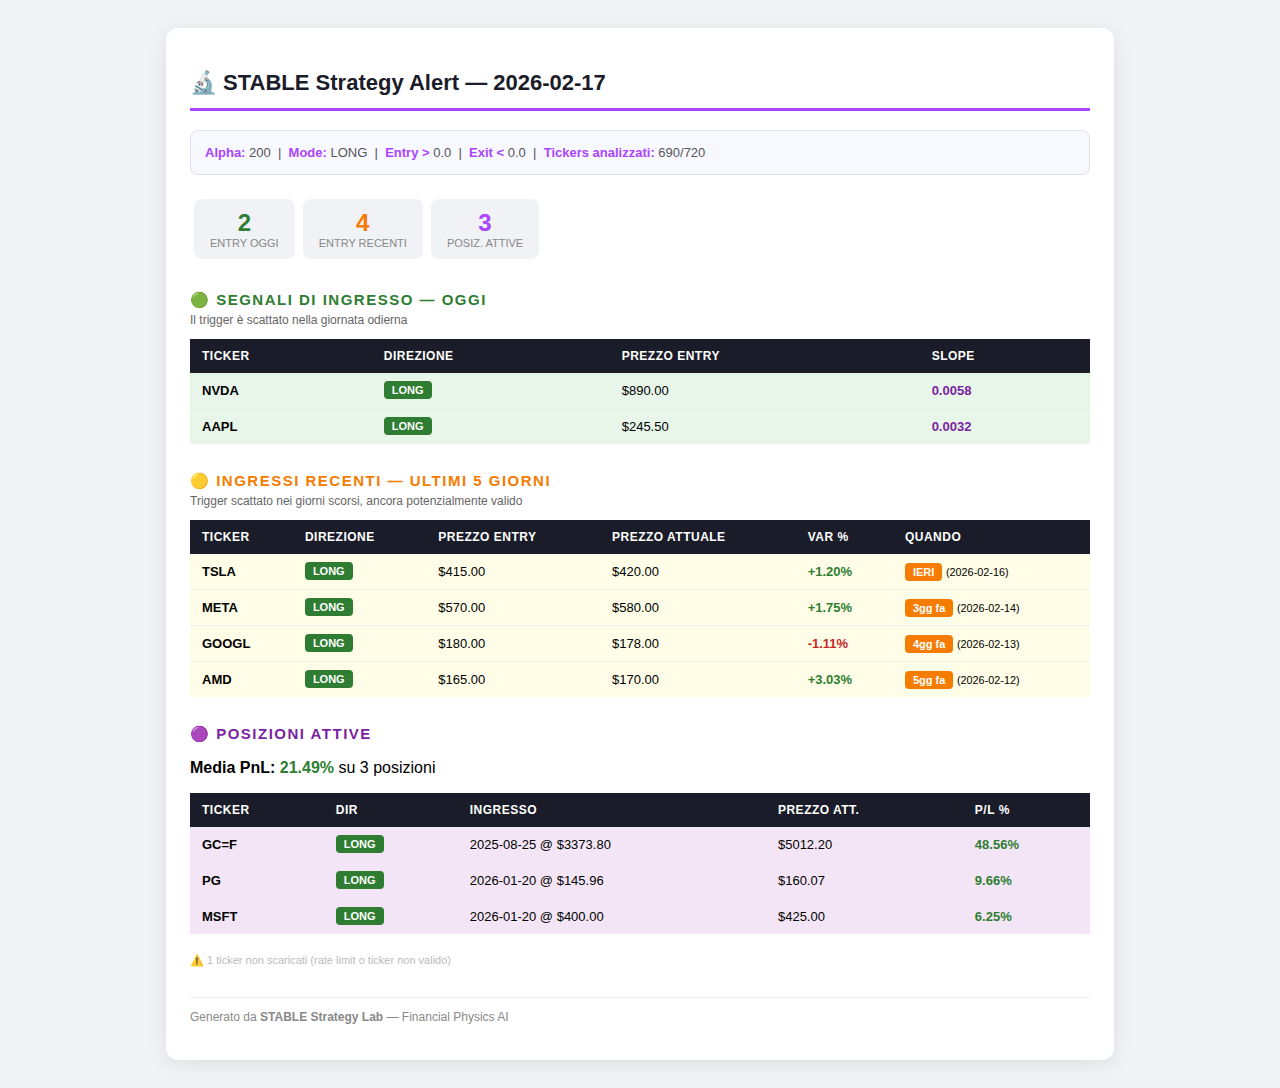
<file: frontend/email_preview.html>
<html><head>
    <style>
        body { font-family: 'Helvetica Neue', Helvetica, sans-serif; background: #f0f2f5; padding: 20px; }
        .container { background: #fff; padding: 24px; border-radius: 12px; max-width: 900px; margin: auto; box-shadow: 0 4px 20px rgba(0,0,0,0.08); }
        h2 { border-bottom: 3px solid #aa44ff; padding-bottom: 12px; color: #1a1d29; font-size: 22px; }
        h3 { margin-top: 28px; margin-bottom: 12px; font-size: 15px; text-transform: uppercase; letter-spacing: 1.5px; }
        .params { background: #f8f8ff; border: 1px solid #e0e0e8; border-radius: 8px; padding: 14px; margin-bottom: 20px; font-size: 13px; color: #555; }
        .params b { color: #aa44ff; }
        table { width: 100%; border-collapse: collapse; font-size: 13px; margin-bottom: 12px; }
        th { background: #1a1d29; color: #fff; padding: 10px 12px; text-align: left; font-size: 12px; text-transform: uppercase; letter-spacing: 0.5px; }
        td { padding: 10px 12px; border-bottom: 1px solid #eee; }
        tr:last-child td { border-bottom: none; }
        .bg-green { background-color: #e8f5e9; }
        .bg-yellow { background-color: #fffde7; }
        .bg-purple { background-color: #f3e5f5; }
        .text-green { color: #2e7d32; font-weight: bold; }
        .text-red { color: #c62828; font-weight: bold; }
        .text-purple { color: #7b1fa2; font-weight: bold; }
        .text-orange { color: #e65100; font-weight: bold; }
        .badge-long { background: #2e7d32; color: #fff; padding: 3px 8px; border-radius: 4px; font-size: 11px; font-weight: bold; }
        .badge-short { background: #c62828; color: #fff; padding: 3px 8px; border-radius: 4px; font-size: 11px; font-weight: bold; }
        .badge-days { background: #f57c00; color: #fff; padding: 3px 8px; border-radius: 4px; font-size: 11px; font-weight: bold; }
        .stat-box { display: inline-block; background: #f0f2f5; border-radius: 8px; padding: 10px 16px; margin: 4px; text-align: center; }
        .stat-box .num { font-size: 24px; font-weight: bold; color: #aa44ff; }
        .stat-box .lbl { font-size: 11px; color: #888; text-transform: uppercase; }
    </style>
    </head><body><div class='container'><h2>🔬 STABLE Strategy Alert — 2026-02-17</h2><div class='params'><b>Alpha:</b> 200 &nbsp;|&nbsp; <b>Mode:</b> LONG &nbsp;|&nbsp; <b>Entry ></b> 0.0 &nbsp;|&nbsp; <b>Exit <</b> 0.0 &nbsp;|&nbsp; <b>Tickers analizzati:</b> 690/720</div><div style='margin-bottom: 20px;'><div class='stat-box'><div class='num' style='color:#2e7d32;'>2</div><div class='lbl'>Entry Oggi</div></div><div class='stat-box'><div class='num' style='color:#f57c00;'>4</div><div class='lbl'>Entry Recenti</div></div><div class='stat-box'><div class='num'>3</div><div class='lbl'>Posiz. Attive</div></div></div><h3 style='color:#2e7d32;'>🟢 SEGNALI DI INGRESSO — OGGI</h3><p style='font-size:12px; color:#666; margin-top:-8px;'>Il trigger è scattato nella giornata odierna</p><table><thead><tr><th>Ticker</th><th>Direzione</th><th>Prezzo Entry</th><th>Slope</th></tr></thead><tbody><tr class='bg-green'><td><b>NVDA</b></td><td><span class='badge-long'>LONG</span></td><td>$890.00</td><td class='text-purple'>0.0058</td></tr><tr class='bg-green'><td><b>AAPL</b></td><td><span class='badge-long'>LONG</span></td><td>$245.50</td><td class='text-purple'>0.0032</td></tr></tbody></table><h3 style='color:#f57c00;'>🟡 INGRESSI RECENTI — ULTIMI 5 GIORNI</h3><p style='font-size:12px; color:#666; margin-top:-8px;'>Trigger scattato nei giorni scorsi, ancora potenzialmente valido</p><table><thead><tr><th>Ticker</th><th>Direzione</th><th>Prezzo Entry</th><th>Prezzo Attuale</th><th>Var %</th><th>Quando</th></tr></thead><tbody><tr class='bg-yellow'><td><b>TSLA</b></td><td><span class='badge-long'>LONG</span></td><td>$415.00</td><td>$420.00</td><td class='text-green'>+1.20%</td><td><span class='badge-days'>IERI</span> <small>(2026-02-16)</small></td></tr><tr class='bg-yellow'><td><b>META</b></td><td><span class='badge-long'>LONG</span></td><td>$570.00</td><td>$580.00</td><td class='text-green'>+1.75%</td><td><span class='badge-days'>3gg fa</span> <small>(2026-02-14)</small></td></tr><tr class='bg-yellow'><td><b>GOOGL</b></td><td><span class='badge-long'>LONG</span></td><td>$180.00</td><td>$178.00</td><td class='text-red'>-1.11%</td><td><span class='badge-days'>4gg fa</span> <small>(2026-02-13)</small></td></tr><tr class='bg-yellow'><td><b>AMD</b></td><td><span class='badge-long'>LONG</span></td><td>$165.00</td><td>$170.00</td><td class='text-green'>+3.03%</td><td><span class='badge-days'>5gg fa</span> <small>(2026-02-12)</small></td></tr></tbody></table><h3 style='color:#7b1fa2;'>🟣 POSIZIONI ATTIVE</h3><p><b>Media PnL:</b> <span class='text-green'>21.49%</span> su 3 posizioni</p><table><thead><tr><th>Ticker</th><th>Dir</th><th>Ingresso</th><th>Prezzo Att.</th><th>P/L %</th></tr></thead><tbody><tr class='bg-purple'><td><b>GC=F</b></td><td><span class='badge-long'>LONG</span></td><td>2025-08-25 @ $3373.80</td><td>$5012.20</td><td class='text-green'>48.56%</td></tr><tr class='bg-purple'><td><b>PG</b></td><td><span class='badge-long'>LONG</span></td><td>2026-01-20 @ $145.96</td><td>$160.07</td><td class='text-green'>9.66%</td></tr><tr class='bg-purple'><td><b>MSFT</b></td><td><span class='badge-long'>LONG</span></td><td>2026-01-20 @ $400.00</td><td>$425.00</td><td class='text-green'>6.25%</td></tr></tbody></table><p style='font-size: 11px; color: #bbb; margin-top: 20px;'>⚠️ 1 ticker non scaricati (rate limit o ticker non valido)</p><p style='font-size: 12px; color: #888; margin-top: 30px; border-top: 1px solid #eee; padding-top: 12px;'>Generato da <b>STABLE Strategy Lab</b> — Financial Physics AI</p></div></body></html>
</file>
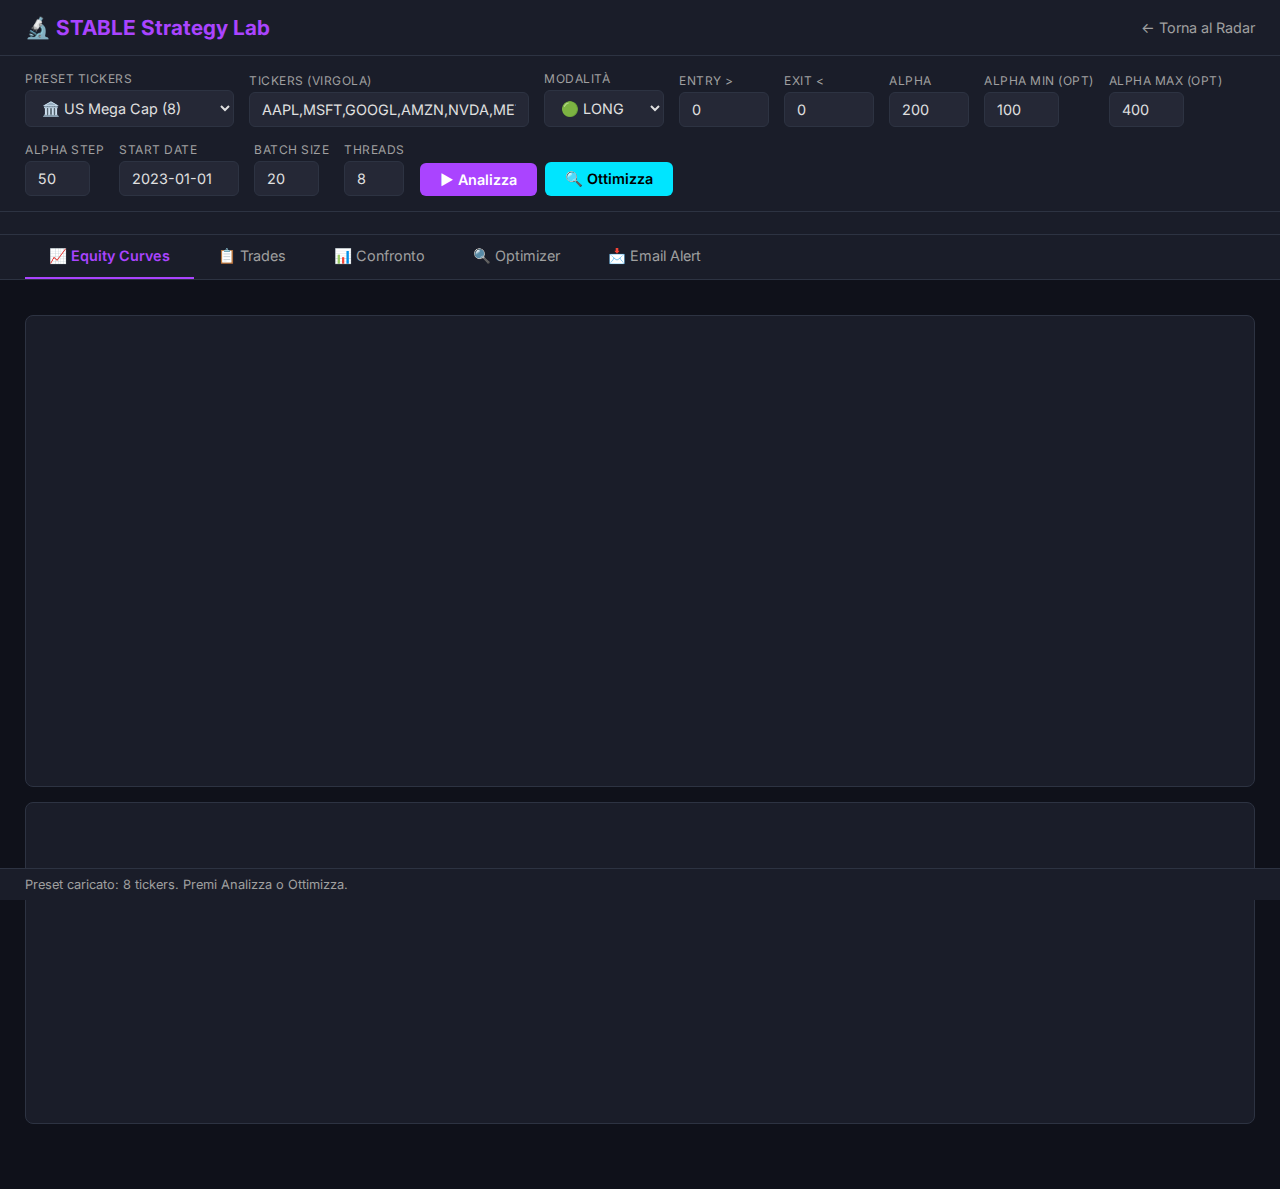
<file: frontend/test_stable.html>
<!DOCTYPE html>
<html lang="it">
<head>
    <meta charset="UTF-8">
    <meta name="viewport" content="width=device-width, initial-scale=1.0">
    <title>STABLE Strategy Lab</title>
    <script src="https://cdn.plot.ly/plotly-2.27.0.min.js"></script>
    <link href="https://fonts.googleapis.com/css2?family=Inter:wght@400;600;700&display=swap" rel="stylesheet">
    <style>
        :root {
            --bg: #0f111a;
            --panel: #1a1d29;
            --border: #2d3342;
            --text: #e0e0e0;
            --text2: #a0a0a0;
            --green: #00ff88;
            --red: #ff4444;
            --purple: #aa44ff;
            --cyan: #00e5ff;
            --orange: #ff9900;
        }
        * { margin:0; padding:0; box-sizing:border-box; }
        body {
            background: var(--bg);
            color: var(--text);
            font-family: 'Inter', sans-serif;
            min-height: 100vh;
        }

        /* HEADER */
        .header {
            background: var(--panel);
            border-bottom: 1px solid var(--border);
            padding: 15px 25px;
            display: flex;
            align-items: center;
            justify-content: space-between;
        }
        .header h1 { font-size: 1.3rem; color: var(--purple); }
        .header a { color: var(--text2); text-decoration: none; font-size: 0.9rem; }
        .header a:hover { color: var(--text); }

        /* CONTROLS */
        .controls {
            background: var(--panel);
            border-bottom: 1px solid var(--border);
            padding: 15px 25px;
            display: flex;
            flex-wrap: wrap;
            gap: 15px;
            align-items: flex-end;
        }
        .ctrl-group { display: flex; flex-direction: column; gap: 4px; }
        .ctrl-group label { font-size: 0.75rem; color: var(--text2); text-transform: uppercase; letter-spacing: 0.5px; }
        .ctrl-group input, .ctrl-group select {
            background: #252836;
            border: 1px solid var(--border);
            color: var(--text);
            padding: 8px 12px;
            border-radius: 6px;
            font-size: 0.9rem;
            font-family: inherit;
        }
        .ctrl-group input:focus, .ctrl-group select:focus { outline: none; border-color: var(--purple); }
        .ctrl-group select { min-width: 180px; }
        .ctrl-group input[type="number"] { width: 90px; }

        .btn {
            padding: 8px 20px;
            border: none;
            border-radius: 6px;
            font-family: inherit;
            font-size: 0.9rem;
            font-weight: 600;
            cursor: pointer;
            transition: all 0.2s;
        }
        .btn-run { background: var(--purple); color: #fff; }
        .btn-run:hover { background: #9933ee; }
        .btn-run:disabled { background: #555; cursor: wait; }
        .btn-opt { background: var(--cyan); color: #000; }
        .btn-opt:hover { background: #00c8f0; }
        .btn-opt:disabled { background: #555; color: #888; cursor: wait; }

        /* TABS */
        .tabs {
            display: flex;
            gap: 0;
            background: var(--panel);
            border-bottom: 1px solid var(--border);
            padding: 0 25px;
        }
        .tab {
            padding: 12px 24px;
            font-size: 0.9rem;
            color: var(--text2);
            cursor: pointer;
            border-bottom: 2px solid transparent;
            transition: all 0.2s;
        }
        .tab:hover { color: var(--text); }
        .tab.active { color: var(--purple); border-bottom-color: var(--purple); font-weight: 600; }

        /* CONTENT */
        .content { padding: 20px 25px; }
        .panel-section {
            display: none;
        }
        .panel-section.active { display: block; }

        /* CHART */
        .chart-box {
            background: var(--panel);
            border: 1px solid var(--border);
            border-radius: 8px;
            padding: 10px;
            margin-bottom: 15px;
        }

        /* TABLE */
        .data-table {
            width: 100%;
            border-collapse: collapse;
            font-size: 0.85rem;
        }
        .data-table thead { background: #252836; }
        .data-table th {
            padding: 10px 12px;
            text-align: left;
            color: var(--text2);
            font-weight: 600;
            border-bottom: 1px solid var(--border);
        }
        .data-table td {
            padding: 8px 12px;
            border-bottom: 1px solid #1e2130;
        }
        .data-table tr:hover { background: rgba(170,68,255,0.05); }

        .pos { color: var(--green); }
        .neg { color: var(--red); }
        .neutral { color: var(--text2); }

        /* STATUS */
        .status-bar {
            background: var(--panel);
            border-top: 1px solid var(--border);
            padding: 8px 25px;
            font-size: 0.8rem;
            color: var(--text2);
            position: fixed;
            bottom: 0;
            left: 0;
            right: 0;
            z-index: 100;
        }

        /* SUMMARY CARDS */
        .cards { display: flex; gap: 12px; flex-wrap: wrap; margin-bottom: 15px; }
        .card {
            flex: 1;
            min-width: 160px;
            background: var(--panel);
            border: 1px solid var(--border);
            border-radius: 8px;
            padding: 14px;
        }
        .card .label { font-size: 0.72rem; color: var(--text2); text-transform: uppercase; margin-bottom: 6px; }
        .card .value { font-size: 1.4rem; font-weight: 700; }

        /* TICKER CHIPS */
        .ticker-chips { display: flex; flex-wrap: wrap; gap: 6px; margin-top: 6px; }
        .chip {
            padding: 4px 10px;
            border-radius: 12px;
            font-size: 0.78rem;
            font-weight: 600;
            cursor: pointer;
            border: 1px solid var(--border);
            background: #252836;
            color: var(--text2);
            transition: all 0.15s;
        }
        .chip.selected { background: var(--purple); color: #fff; border-color: var(--purple); }
        .chip:hover { border-color: var(--purple); }

        /* PROGRESS */
        .progress-bar {
            width: 100%;
            height: 4px;
            background: #252836;
            border-radius: 2px;
            overflow: hidden;
            margin-top: 8px;
        }
        .progress-bar .fill {
            height: 100%;
            background: var(--purple);
            border-radius: 2px;
            transition: width 0.3s;
        }

        /* HEATMAP LEGEND */
        .heatmap-info {
            display: flex;
            gap: 20px;
            align-items: center;
            margin-bottom: 10px;
            font-size: 0.85rem;
            color: var(--text2);
        }
        .heatmap-info .best {
            color: var(--green);
            font-weight: 700;
        }

        /* ALERT CONFIG SECTION */
        #panel-alerts h3 { letter-spacing: 0.5px; }
        #panel-alerts h4 { letter-spacing: 0.3px; }
        #panel-alerts .ctrl-group { min-width: 0; }
        .alert-stat {
            display: inline-block;
            background: var(--panel);
            border: 1px solid var(--border);
            border-radius: 8px;
            padding: 10px 16px;
            margin: 4px;
            text-align: center;
            min-width: 80px;
        }
        .alert-stat .num { font-size: 1.3rem; font-weight: 700; color: var(--purple); }
        .alert-stat .lbl { font-size: 0.7rem; color: var(--text2); text-transform: uppercase; margin-top: 2px; }
    </style>
</head>
<body>

    <!-- HEADER -->
    <div class="header">
        <h1>🔬 STABLE Strategy Lab</h1>
        <a href="index.html">← Torna al Radar</a>
    </div>

    <!-- CONTROLS -->
    <div class="controls">
        <div class="ctrl-group">
            <label>Preset Tickers</label>
            <select id="preset-select" onchange="applyPreset()">
                <option value="">Seleziona preset...</option>
                <option value="all">🌍 TUTTI (~720 tickers)</option>
                <option value="us_all">🇺🇸 US Tutti (~200)</option>
                <option value="mega">🏛️ US Mega Cap (8)</option>
                <option value="tech">💻 US Tech (8)</option>
                <option value="eu">🇪🇺 Europa Mix (8)</option>
                <option value="crypto">🪙 Crypto (6)</option>
                <option value="etf">📊 Major ETFs (8)</option>
                <option value="custom">✏️ Custom...</option>
            </select>
        </div>
        <div class="ctrl-group">
            <label>Tickers (virgola)</label>
            <input type="text" id="tickers-input" placeholder="AAPL,MSFT,GOOGL..." style="width:280px;">
        </div>
        <div class="ctrl-group">
            <label>Modalità</label>
            <select id="param-mode" onchange="updateModeLabels()" style="min-width:120px;">
                <option value="LONG">🟢 LONG</option>
                <option value="SHORT">🔴 SHORT</option>
                <option value="BOTH">🟣 BOTH</option>
            </select>
        </div>
        <div class="ctrl-group">
            <label id="label-entry">Entry ></label>
            <input type="number" id="param-entry" value="0" step="0.1">
        </div>
        <div class="ctrl-group">
            <label id="label-exit">Exit <</label>
            <input type="number" id="param-exit" value="0" step="0.1">
        </div>
        <div class="ctrl-group">
            <label>Alpha</label>
            <input type="number" id="param-alpha" value="200" step="10" style="width:80px;">
        </div>
        <div class="ctrl-group">
            <label>Alpha Min (Opt)</label>
            <input type="number" id="param-alpha-min" value="100" step="50" style="width:75px;" title="Alpha minimo per ottimizzazione">
        </div>
        <div class="ctrl-group">
            <label>Alpha Max (Opt)</label>
            <input type="number" id="param-alpha-max" value="400" step="50" style="width:75px;" title="Alpha massimo per ottimizzazione">
        </div>
        <div class="ctrl-group">
            <label>Alpha Step</label>
            <input type="number" id="param-alpha-step" value="50" step="10" min="10" style="width:65px;" title="Step Alpha per ottimizzazione">
        </div>
        <div class="ctrl-group">
            <label>Start Date</label>
            <input type="text" id="param-start" value="2023-01-01" style="width:120px;">
        </div>
        <div class="ctrl-group">
            <label>Batch Size</label>
            <input type="number" id="param-batchsize" value="20" min="5" max="100" step="5" style="width:65px;" title="Ticker per richiesta HTTP (processati in parallelo lato server)">
        </div>
        <div class="ctrl-group">
            <label>Threads</label>
            <input type="number" id="param-concurrency" value="8" min="1" max="32" style="width:60px;" title="Thread paralleli lato server per ogni batch">
        </div>
        <div class="ctrl-group" style="flex-direction:row; gap:8px; align-items:flex-end;">
            <button class="btn btn-run" id="btn-run" onclick="runAnalysis()">▶ Analizza</button>
            <button class="btn btn-opt" id="btn-opt" onclick="runOptimizer()">🔍 Ottimizza</button>
        </div>
    </div>

    <!-- TICKER CHIPS -->
    <div style="padding: 8px 25px; background: var(--panel); border-bottom: 1px solid var(--border);">
        <div class="ticker-chips" id="ticker-chips"></div>
        <div class="progress-bar" id="progress-bar" style="display:none;"><div class="fill" id="progress-fill"></div></div>
    </div>

    <!-- TABS -->
    <div class="tabs">
        <div class="tab active" data-tab="equity" onclick="switchTab('equity')">📈 Equity Curves</div>
        <div class="tab" data-tab="trades" onclick="switchTab('trades')">📋 Trades</div>
        <div class="tab" data-tab="comparison" onclick="switchTab('comparison')">📊 Confronto</div>
        <div class="tab" data-tab="optimizer" onclick="switchTab('optimizer')">🔍 Optimizer</div>
        <div class="tab" data-tab="alerts" onclick="switchTab('alerts')">📩 Email Alert</div>
    </div>

    <!-- CONTENT -->
    <div class="content" style="padding-bottom: 50px;">

        <!-- TAB: EQUITY -->
        <div class="panel-section active" id="panel-equity">
            <div class="cards" id="summary-cards"></div>
            <div class="chart-box">
                <div id="chart-equity" style="width:100%; height:450px;"></div>
            </div>
            <div class="chart-box">
                <div id="chart-slopes" style="width:100%; height:300px;"></div>
            </div>
        </div>

        <!-- TAB: TRADES -->
        <div class="panel-section" id="panel-trades">
            <div class="ctrl-group" style="margin-bottom:12px;">
                <label>Filtra Ticker</label>
                <select id="trades-filter" onchange="renderTradesTable()">
                    <option value="ALL">Tutti</option>
                </select>
            </div>
            <div class="chart-box" style="overflow-x:auto;">
                <table class="data-table" id="trades-table">
                    <thead>
                        <tr>
                            <th>Ticker</th>
                            <th>Entry Date</th>
                            <th>Exit Date</th>
                            <th>Direction</th>
                            <th style="text-align:right;">Entry $</th>
                            <th style="text-align:right;">Exit $</th>
                            <th style="text-align:right;">P/L %</th>
                            <th style="text-align:right;">Capital</th>
                        </tr>
                    </thead>
                    <tbody id="trades-body"></tbody>
                </table>
            </div>
        </div>

        <!-- TAB: COMPARISON -->
        <div class="panel-section" id="panel-comparison">
            <div class="chart-box">
                <div id="chart-comparison" style="width:100%; height:400px;"></div>
            </div>
            <div class="chart-box" style="overflow-x:auto;">
                <table class="data-table" id="comparison-table">
                    <thead>
                        <tr>
                            <th>Ticker</th>
                            <th style="text-align:right;">Return %</th>
                            <th style="text-align:right;">Win Rate %</th>
                            <th style="text-align:right;">Trades</th>
                            <th style="text-align:right;">Avg Trade %</th>
                            <th style="text-align:right;">Max DD %</th>
                            <th style="text-align:right;">Profit Factor</th>
                            <th style="text-align:right;">Capital Finale</th>
                        </tr>
                    </thead>
                    <tbody id="comparison-body"></tbody>
                </table>
            </div>
        </div>

        <!-- TAB: OPTIMIZER -->
        <div class="panel-section" id="panel-optimizer">
            <div class="heatmap-info" id="opt-info"></div>
            <!-- Alpha selector for browsing heatmaps -->
            <div id="alpha-selector" style="display:none; margin-bottom:12px; gap:8px; align-items:center; flex-wrap:wrap;">
                <span style="color:var(--text2); font-size:0.85rem; font-weight:600;">Alpha:</span>
                <div id="alpha-buttons" style="display:flex; gap:6px; flex-wrap:wrap;"></div>
            </div>
            <div class="chart-box">
                <div id="chart-heatmap" style="width:100%; height:500px;"></div>
            </div>
            <div class="chart-box" style="overflow-x:auto;">
                <h4 style="color:var(--purple); margin-bottom:10px;">Top 10 Combinazioni (Global Best across all Alpha)</h4>
                <table class="data-table" id="opt-table">
                    <thead>
                        <tr>
                            <th>Alpha</th>
                            <th>Entry ></th>
                            <th>Exit <</th>
                            <th style="text-align:right;">Avg Return %</th>
                            <th style="text-align:right;">Avg Win Rate %</th>
                            <th style="text-align:right;">Avg Trades</th>
                            <th style="text-align:right;">Tickers Positivi</th>
                        </tr>
                    </thead>
                    <tbody id="opt-body"></tbody>
                </table>
            </div>
        </div>

        <!-- TAB: EMAIL ALERTS -->
        <div class="panel-section" id="panel-alerts">
            <div style="max-width: 700px;">
                <h3 style="color: var(--purple); margin-bottom: 18px; font-size: 1.1rem;">📩 Configurazione Alert Email STABLE</h3>
                <p style="color: var(--text2); font-size: 0.85rem; margin-bottom: 20px;">
                    Ricevi ogni giorno un'email con i segnali di ingresso/uscita generati dalla strategia STABLE.
                    Configura i parametri e l'orario di invio.
                </p>

                <!-- Enable/Disable -->
                <div class="chart-box" style="padding: 18px;">
                    <div style="display: flex; align-items: center; gap: 12px; margin-bottom: 16px;">
                        <label style="font-size: 0.85rem; color: var(--text2); font-weight: 600;">ALERT ATTIVO</label>
                        <label style="position: relative; display: inline-block; width: 50px; height: 26px; cursor: pointer;">
                            <input type="checkbox" id="alert-enabled" checked
                                   style="opacity:0; width:0; height:0;"
                                   onchange="updateAlertToggle()">
                            <span id="alert-toggle-track" style="
                                position: absolute; top: 0; left: 0; right: 0; bottom: 0;
                                background: var(--green); border-radius: 13px; transition: 0.3s;
                            "></span>
                            <span id="alert-toggle-knob" style="
                                position: absolute; top: 3px; left: 27px; width: 20px; height: 20px;
                                background: #fff; border-radius: 50%; transition: 0.3s;
                            "></span>
                        </label>
                        <span id="alert-status-label" style="font-size: 0.85rem; color: var(--green); font-weight: 600;">ON</span>
                    </div>

                    <!-- Trigger Time -->
                    <div style="display: flex; gap: 15px; flex-wrap: wrap; margin-bottom: 16px;">
                        <div class="ctrl-group">
                            <label>Ora Invio</label>
                            <input type="number" id="alert-hour" value="18" min="0" max="23" style="width: 70px;">
                        </div>
                        <div class="ctrl-group">
                            <label>Minuti</label>
                            <input type="number" id="alert-minute" value="0" min="0" max="59" step="5" style="width: 70px;">
                        </div>
                        <div style="display: flex; align-items: flex-end;">
                            <span style="color: var(--text2); font-size: 0.8rem; padding-bottom: 8px;">(Fuso orario: Europe/Rome)</span>
                        </div>
                    </div>

                    <!-- Strategy Parameters -->
                    <h4 style="color: var(--text); margin: 18px 0 12px; font-size: 0.9rem;">Parametri Strategia</h4>
                    <div style="display: flex; gap: 15px; flex-wrap: wrap; margin-bottom: 16px;">
                        <div class="ctrl-group">
                            <label>Modalità</label>
                            <select id="alert-mode" style="min-width: 120px;">
                                <option value="LONG">🟢 LONG</option>
                                <option value="SHORT">🔴 SHORT</option>
                                <option value="BOTH">🟣 BOTH</option>
                            </select>
                        </div>
                        <div class="ctrl-group">
                            <label>Entry ></label>
                            <input type="number" id="alert-entry" value="0" step="0.1" style="width: 90px;">
                        </div>
                        <div class="ctrl-group">
                            <label>Exit <</label>
                            <input type="number" id="alert-exit" value="0" step="0.1" style="width: 90px;">
                        </div>
                        <div class="ctrl-group">
                            <label>Alpha</label>
                            <input type="number" id="alert-alpha" value="200" step="10" style="width: 90px;">
                        </div>
                        <div class="ctrl-group">
                            <label>Start Date</label>
                            <input type="text" id="alert-start" value="2023-01-01" style="width: 120px;">
                        </div>
                    </div>

                    <!-- Tickers Selection -->
                    <h4 style="color: var(--text); margin: 18px 0 12px; font-size: 0.9rem;">Tickers</h4>
                    <div style="display: flex; gap: 15px; flex-wrap: wrap; margin-bottom: 12px;">
                        <div class="ctrl-group">
                            <label>Preset</label>
                            <select id="alert-preset" onchange="applyAlertPreset()">
                                <option value="all">🌍 TUTTI (~720)</option>
                                <option value="us_all">🇺🇸 US Tutti (~200)</option>
                                <option value="mega">🏛️ US Mega Cap</option>
                                <option value="tech">💻 US Tech</option>
                                <option value="eu">🇪🇺 Europa Mix</option>
                                <option value="crypto">🪙 Crypto</option>
                                <option value="etf">📊 Major ETFs</option>
                                <option value="custom">✏️ Custom...</option>
                            </select>
                        </div>
                        <div class="ctrl-group" style="flex: 1;">
                            <label>Tickers Custom (virgola)</label>
                            <input type="text" id="alert-tickers" placeholder="Vuoto = usa preset" style="width: 100%;">
                        </div>
                    </div>
                    <div id="alert-ticker-count" style="font-size: 0.8rem; color: var(--text2); margin-bottom: 16px;"></div>

                    <!-- Recipient Override -->
                    <div class="ctrl-group" style="margin-bottom: 20px;">
                        <label>Email Destinatario (vuoto = default)</label>
                        <input type="email" id="alert-recipient" placeholder="Lascia vuoto per usare il default" style="width: 100%;">
                    </div>

                    <!-- Action Buttons -->
                    <div style="display: flex; gap: 10px; flex-wrap: wrap;">
                        <button class="btn btn-run" id="btn-save-alert" onclick="saveAlertConfig()">💾 Salva Configurazione</button>
                        <button class="btn btn-opt" onclick="triggerAlertNow()">📨 Invia Ora (Test)</button>
                        <button class="btn" style="background: #444; color: var(--text);" onclick="loadAlertConfig()">🔄 Ricarica</button>
                    </div>

                    <!-- Scheduler Info -->
                    <div id="alert-scheduler-info" style="margin-top: 16px; padding: 12px; background: #252836; border-radius: 8px; font-size: 0.82rem; color: var(--text2);"></div>

                    <!-- Last Result Preview -->
                    <div id="alert-last-result" style="margin-top: 16px; display: none;">
                        <h4 style="color: var(--text); margin-bottom: 10px; font-size: 0.9rem;">Ultimo Risultato Test</h4>
                        <div id="alert-result-content" class="chart-box" style="padding: 14px; max-height: 400px; overflow-y: auto;"></div>
                    </div>
                </div>
            </div>
        </div>
    </div>

    <!-- STATUS BAR -->
    <div class="status-bar" id="status-bar">Pronto. Seleziona i tickers e premi Analizza.</div>

    <script src="tickers.js?v=6"></script>
    <script src="test_stable.js?v=6"></script>
</body>
</html>
</file>
<file: frontend/style.css>
:root {
    --bg-color: #0f111a;
    --panel-color: #1a1d29;
    --text-primary: #e0e0e0;
    --text-secondary: #a0a0a0;
    --accent-color: #00cc96;
    --accent-hover: #00b383;
    --border-color: #2d3342;
    --font-family: 'Inter', -apple-system, BlinkMacSystemFont, sans-serif;
}

* {
    box-sizing: border-box;
    margin: 0;
    padding: 0;
}

body {
    background-color: var(--bg-color);
    color: var(--text-primary);
    font-family: var(--font-family);
    display: flex;
    height: 100vh;
    overflow: hidden;
}

/* Sidebar */
.sidebar {
    width: 300px;
    background-color: var(--panel-color);
    border-right: 1px solid var(--border-color);
    padding: 20px;
    display: flex;
    flex-direction: column;
    gap: 20px;
    overflow-y: auto;
    flex-shrink: 0;
    /* Prevent shrinking */
}

.logo {
    font-size: 1.2rem;
    font-weight: 700;
    color: var(--accent-color);
    margin-bottom: 20px;
    display: flex;
    align-items: center;
    gap: 10px;
}

.control-group {
    background: #14161f;
    padding: 15px;
    border-radius: 8px;
    border: 1px solid var(--border-color);
}

.control-group label {
    display: block;
    color: var(--text-secondary);
    font-size: 0.85rem;
    margin-bottom: 8px;
    text-transform: uppercase;
    letter-spacing: 0.5px;
}

.control-group input {
    width: 100%;
    background: #0a0b10;
    border: 1px solid var(--border-color);
    color: var(--text-primary);
    padding: 10px;
    border-radius: 4px;
    font-family: monospace;
    font-size: 1rem;
}

.control-group small {
    display: block;
    margin-top: 5px;
    color: #666;
    font-size: 0.75rem;
}

.btn-analyze {
    width: 100%;
    background-color: var(--accent-color);
    color: #000;
    font-weight: 700;
    border: none;
    padding: 15px;
    border-radius: 6px;
    cursor: pointer;
    transition: background 0.2s;
    font-size: 1rem;
    margin-top: 10px;
}

.btn-analyze:hover {
    background-color: var(--accent-hover);
}

.btn-analyze:disabled {
    background-color: #444;
    cursor: not-allowed;
}

.btn-radar {
    margin-top: 10px;
    background: #2d3342;
    border: 1px solid #eba834;
    color: #eba834;
    width: 100%;
    padding: 10px;
    border-radius: 6px;
    cursor: pointer;
    font-weight: bold;
    transition: all 0.2s;
}

.btn-radar:hover {
    background: #eba834;
    color: #000;
}

/* Main Content */
.main-content {
    flex: 1;
    display: flex;
    flex-direction: column;
    padding: 20px;
    gap: 20px;
    overflow-y: auto;
}

.chart-container {
    background-color: var(--panel-color);
    border: 1px solid var(--border-color);
    border-radius: 8px;
    min-height: 400px;
    width: 100%;
    height: 100%;
    display: flex;
    flex-direction: column;
    padding: 10px;
    position: relative;
    flex: 1;
    /* Fill space */
}

#chart-combined {
    height: 100%;
    width: 100%;
}

/* Status Bar / Loading */
.status-bar {
    position: fixed;
    bottom: 20px;
    right: 20px;
    background: var(--panel-color);
    padding: 10px 20px;
    border-radius: 20px;
    border: 1px solid var(--border-color);
    font-size: 0.9rem;
    display: none;
    /* JS toggles flex */
    align-items: center;
    gap: 10px;
    z-index: 2000;
}

.spinner {
    width: 16px;
    height: 16px;
    border: 2px solid var(--text-secondary);
    border-top-color: var(--accent-color);
    border-radius: 50%;
    animation: spin 1s linear infinite;
}

@keyframes spin {
    to {
        transform: rotate(360deg);
    }
}

/* Scrollbar */
::-webkit-scrollbar {
    width: 8px;
}

::-webkit-scrollbar-track {
    background: var(--bg-color);
}

::-webkit-scrollbar-thumb {
    background: #333;
    border-radius: 4px;
}


/* --- MODAL TICKER SELECTOR --- */
.input-with-btn {
    display: flex;
    gap: 8px;
}

.input-with-btn input {
    flex: 1;
}

#btn-open-modal {
    background: var(--panel-color);
    border: 1px solid var(--border-color);
    color: var(--text-primary);
    border-radius: 4px;
    padding: 0 12px;
    cursor: pointer;
    transition: all 0.2s;
}

#btn-open-modal:hover {
    background: var(--accent-color);
    color: #000;
}

.modal {
    display: none;
    /* Hidden by default */
    position: fixed;
    z-index: 1000;
    left: 0;
    top: 0;
    width: 100%;
    height: 100%;
    background-color: rgba(0, 0, 0, 0.7);
    backdrop-filter: blur(5px);
    align-items: center;
    justify-content: center;
}

.modal-content {
    background-color: #1a1e29;
    border: 1px solid var(--border-color);
    border-radius: 12px;
    width: 80%;
    max-width: 900px;
    height: 80vh;
    display: flex;
    flex-direction: column;
    box-shadow: 0 10px 30px rgba(0, 0, 0, 0.5);
    overflow: hidden;
}

.modal-header {
    padding: 20px;
    border-bottom: 1px solid var(--border-color);
    display: flex;
    justify-content: space-between;
    align-items: center;
    background: #14161f;
}

.modal-header h3 {
    margin: 0;
    color: var(--text-primary);
}

.close-modal {
    color: var(--text-secondary);
    font-size: 28px;
    font-weight: bold;
    cursor: pointer;
}

.close-modal:hover {
    color: #fff;
}

.modal-search {
    padding: 15px;
    border-bottom: 1px solid var(--border-color);
}

.modal-search input {
    width: 100%;
    padding: 12px;
    background: #0f111a;
    border: 1px solid var(--border-color);
    color: #fff;
    border-radius: 6px;
    font-size: 1rem;
}

.modal-body {
    display: flex;
    flex: 1;
    overflow: hidden;
}

.categories-list {
    width: 200px;
    background: #14161f;
    border-right: 1px solid var(--border-color);
    overflow-y: auto;
    padding: 10px;
    flex-shrink: 0;
}

.category-item {
    padding: 10px;
    cursor: pointer;
    border-radius: 6px;
    color: var(--text-secondary);
    transition: all 0.2s;
    margin-bottom: 5px;
}

.category-item:hover,
.category-item.active {
    background: rgba(235, 168, 52, 0.2);
    /* Gold tint */
    color: #eba834;
    /* Gold */
    font-weight: bold;
}

.tickers-grid {
    flex: 1;
    padding: 20px;
    overflow-y: auto;
    display: grid;
    grid-template-columns: repeat(auto-fill, minmax(180px, 1fr));
    gap: 15px;
    align-content: start;
}

.ticker-card {
    background: #0f111a;
    border: 1px solid var(--border-color);
    border-radius: 8px;
    padding: 15px;
    cursor: pointer;
    transition: transform 0.2s, border-color 0.2s;
    display: flex;
    flex-direction: column;
    gap: 5px;
}

.ticker-card:hover {
    transform: translateY(-2px);
    border-color: var(--accent-color);
    background: #1a1e29;
}

.ticker-symbol {
    font-weight: bold;
    font-size: 1.1rem;
    color: var(--accent-color);
}

.ticker-name {
    font-size: 0.85rem;
    color: var(--text-secondary);
}

/* --- RADAR MODAL CONTROLS (Desktop & Shared) --- */
.radar-controls {
    padding: 10px 20px;
    border-bottom: 1px solid #333;
    display: flex;
    flex-wrap: wrap;
    /* Allow wrap on small desktop */
    gap: 20px;
    align-items: center;
    background: #14161f;
    min-height: 60px;
}

.radar-inputs {
    display: flex;
    gap: 10px;
    align-items: center;
}

.radar-select {
    padding: 6px 10px;
    background: #0f111a;
    color: white;
    border: 1px solid #333;
    border-radius: 4px;
    font-size: 0.9rem;
}

.btn-scan {
    padding: 6px 15px;
    background: #eba834;
    border: none;
    border-radius: 4px;
    font-weight: bold;
    cursor: pointer;
    color: #111;
    font-size: 0.9rem;
    transition: background 0.2s;
}

.btn-scan:hover {
    background: #d4952b;
}

.timeline-group {
    display: flex;
    gap: 15px;
    align-items: center;
    border-left: 1px solid #444;
    padding-left: 20px;
    flex: 1;
    /* Take remaining space */
}

.label-timeline {
    color: #aaa;
    font-size: 0.9rem;
    white-space: nowrap;
}

#radar-slider {
    flex: 1;
    cursor: pointer;
    height: 6px;
    /* Compact */
}

#radar-date {
    color: #eba834;
    font-family: monospace;
    width: 90px;
    text-align: center;
    font-size: 0.9rem;
}

.label-trails {
    color: #aaa;
    font-size: 0.9rem;
    margin-left: 10px;
    cursor: pointer;
    display: flex;
    align-items: center;
    gap: 6px;
    white-space: nowrap;
}


/* --- MOBILE RESPONSIVE --- */
@media (max-width: 768px) {
    body {
        flex-direction: column;
        height: 100%;
        /* Auto height on mobile */
        overflow-y: auto;
    }

    /* Stack Sidebar below content or make collapsible? 
       Let's put Sidebar SECOND so user sees data first, then scrolls to change settings. 
       Or maybe Sidebar FIRST to input data? 
       Usually "Input -> Output". So Sidebar first is logical.
    */
    .sidebar {
        width: 100%;
        height: auto;
        border-right: none;
        border-bottom: 1px solid var(--border-color);
        padding: 15px;
        order: 2;
        /* Put chart first, controls below */
    }

    .main-content {
        width: 100%;
        height: auto;
        min-height: 85vh;
        /* Use viewport height, not fixed px */
        padding: 10px;
        order: 1;
    }

    .chart-container {
        min-height: 80vh;
        /* Fill most of viewport */
        height: 80vh;
    }

    #chart-combined {
        min-height: 75vh;
        height: 75vh;
        /* Fixed height on mobile */
    }

    /* Hide toggle sidebar on mobile - collapsible takes too much space */
    #toggle-sidebar-container {
        display: none !important;
    }

    /* Adjust chart container margin since sidebar is hidden */
    .chart-container {
        margin-left: 0 !important;
    }

    /* Modal Mobile */
    .modal-content {
        width: 95%;
        height: 90vh;
        max-width: none;
    }

    .modal-body {
        flex-direction: column;
    }

    .categories-list {
        width: 100%;
        height: auto;
        min-height: 50px;
        border-right: none;
        border-bottom: 1px solid var(--border-color);
        display: flex;
        flex-direction: row;
        overflow-x: auto;
        padding-bottom: 5px;
    }

    .category-item {
        white-space: nowrap;
        margin-right: 15px;
        padding: 8px 15px;
        background: #0f111a;
        margin-bottom: 0;
    }

    .tickers-grid {
        grid-template-columns: repeat(auto-fill, minmax(140px, 1fr));
        padding: 10px;
    }

    /* Radar Mobile */
    .radar-controls {
        flex-direction: column;
        align-items: stretch;
        gap: 15px;
    }

    .radar-inputs {
        justify-content: space-between;
    }

    .radar-select {
        flex: 1;
    }

    .timeline-group {
        border-left: none;
        padding-left: 0;
        border-top: 1px solid #444;
        padding-top: 15px;
        flex-direction: column;
        align-items: stretch;
    }

    .label-timeline {
        text-align: left;
    }

    #radar-slider {
        width: 100%;
    }

    .label-trails {
        margin-left: 0;
        margin-top: 10px;
        justify-content: center;
    }

    #radar-date {
        text-align: center;
        width: 100%;
        display: block;
        margin: 5px 0;
    }
}

/* Fullscreen Button */
.btn-fullscreen {
    position: absolute;
    top: 50px;
    /* Lower to avoid status bar overlap */
    right: 15px;
    background: rgba(26, 29, 41, 0.95);
    border: 2px solid #eba834;
    /* GOLD BORDER FOR VISIBILITY */
    color: #eba834;
    width: 40px;
    /* Bigger */
    height: 40px;
    /* Bigger */
    border-radius: 8px;
    cursor: pointer;
    z-index: 10000;
    /* High z-index to be above Plotly */
    font-size: 1.2rem;
    display: flex;
    align-items: center;
    justify-content: center;
    transition: all 0.2s;
}

.btn-fullscreen:hover {
    background: var(--accent-color);
    color: #000;
}

/* Force white background in fullscreen for Plotly */
:fullscreen #chart-combined {
    background-color: var(--bg-color) !important;
    padding: 20px;
}

:-webkit-full-screen #chart-combined {
    background-color: var(--bg-color) !important;
    padding: 20px;
}

/* --- PSEUDO FULLSCREEN (iOS Fallback) --- */
.pseudo-fullscreen {
    position: fixed !important;
    top: 0 !important;
    left: 0 !important;
    width: 100vw !important;
    height: 100vh !important;
    z-index: 9999 !important;
    background-color: var(--bg-color) !important;
    margin: 0 !important;
    padding: 10px !important;
    border-radius: 0 !important;
    overflow: auto !important;
    /* Allow scrolling if needed */
}

/* Adjust button position in pseudo-fullscreen */
.pseudo-fullscreen .btn-fullscreen {
    top: 20px;
    right: 20px;
    border-color: #ff4444;
    /* Visual feedback: Red border to close */
}

/* --- FORCE HIDE LEGEND ON MOBILE --- */
@media (max-width: 1024px) {
    .js-plotly-plot .legend {
        display: none !important;
    }

    /* COMPACT CONTROLS IN PSEUDO-FULLSCREEN */
    .pseudo-fullscreen .timeline-group {
        flex-direction: row !important;
        align-items: center !important;
        justify-content: space-between !important;
        padding: 5px 10px !important;
        gap: 8px !important;
        background: rgba(20, 22, 31, 0.95) !important;
        position: absolute;
        bottom: 40px;
        /* Floating slightly above bottom */
        left: 2%;
        width: 96%;
        border-radius: 20px;
        /* Pill shape */
        z-index: 10001;
        border: 1px solid #eba834;
        /* Gold border match */
        height: 50px !important;
        box-shadow: 0 4px 10px rgba(0, 0, 0, 0.5);
    }

    .pseudo-fullscreen .label-timeline {
        display: none !important;
    }

    .pseudo-fullscreen #radar-slider {
        flex: 1;
        height: 6px;
        margin: 0 10px !important;
    }

    .pseudo-fullscreen #radar-date {
        font-size: 0.8rem !important;
        width: 80px !important;
        text-align: center !important;
        white-space: nowrap;
        color: #fff;
        font-weight: bold;
    }

    .pseudo-fullscreen .label-trails {
        font-size: 0.8rem !important;
        margin: 0 !important;
        white-space: nowrap;
        display: flex;
        align-items: center;
        gap: 4px;
        color: #eba834;
    }
}

/* --- SCANNER MODAL STYLES --- */
.scanner-controls {
    display: flex;
    flex-wrap: wrap;
    gap: 12px;
    align-items: center;
}

/* Mobile: Stack vertically */
@media (max-width: 768px) {
    .scanner-controls {
        flex-direction: column;
        align-items: stretch;
    }

    .scanner-controls select,
    .scanner-controls input,
    .scanner-controls button {
        width: 100% !important;
    }

    .scanner-controls>div {
        width: 100%;
    }
}

/* Progress bar styling */
progress {
    -webkit-appearance: none;
    appearance: none;
}

progress::-webkit-progress-bar {
    background-color: #222;
}

progress::-webkit-progress-value {
    background: linear-gradient(90deg, #00ff88, #eba834);
    border-radius: 2px;
}

/* Mobile Adjustments */
@media (max-width: 768px) {

    /* Table Horizontal Scroll provided by wrapper div */
    /* We DO NOT want display: block on table elements as it breaks column alignment */

    /* Compact Table Text - Uniform padding is CRITICAL for alignment */
    .scanner-table {
        min-width: 600px !important;
        /* Force scrolling, prevent squashing */
    }

    .scanner-table td,
    .scanner-table th {
        padding: 10px 8px !important;
        font-size: 0.8rem !important;
        white-space: nowrap;
        box-sizing: border-box;
    }

    /* Modal full width on mobile */
    .modal-overlay>div {
        width: 98% !important;
        max-height: 95vh !important;
        margin: 5px auto !important;
        border-radius: 8px !important;
    }
}

/* Toggle Switch for Frozen Mode */
.toggle-switch input:checked+span {
    background: linear-gradient(135deg, #00aaff, #0066cc) !important;
}

.toggle-switch input:checked+span+.toggle-slider {
    transform: translateX(26px);
}
</file>
